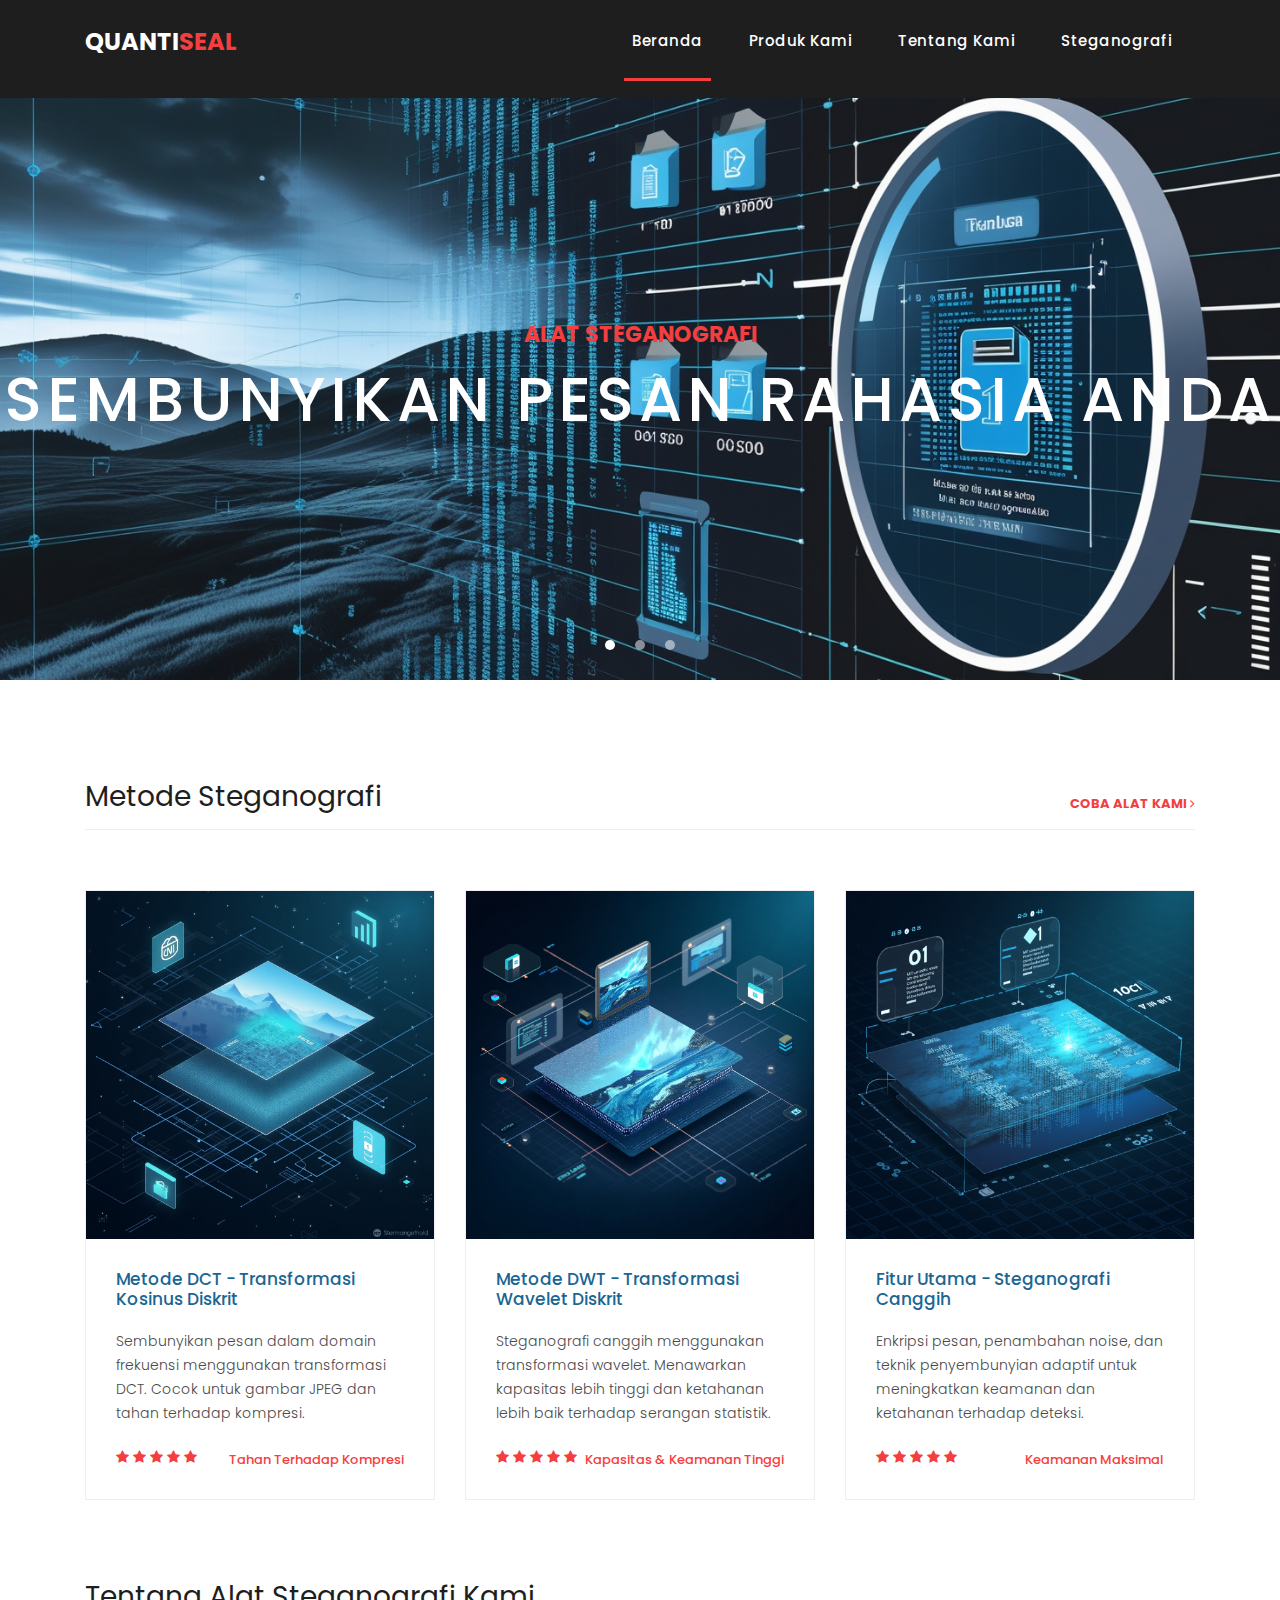
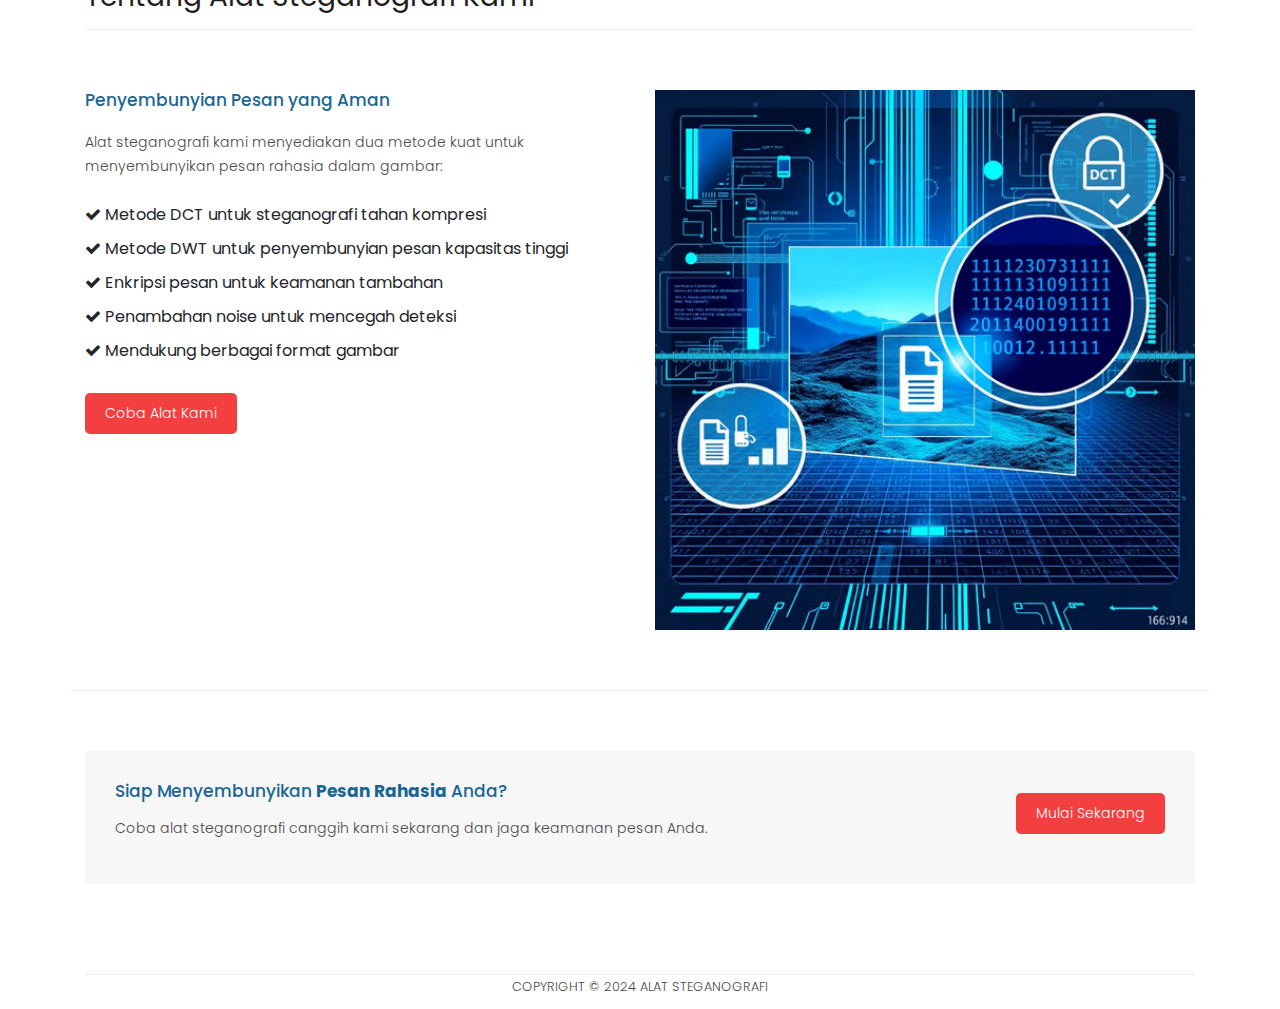
<file: index.html>
<!DOCTYPE html>
<html lang="id">

  <head>
    <meta charset="utf-8">
    <meta name="viewport" content="width=device-width, initial-scale=1, shrink-to-fit=no">
    <meta name="description" content="Alat Steganografi - Sembunyikan dan Ekstrak Pesan Rahasia">
    <meta name="author" content="">
    <link href="https://fonts.googleapis.com/css?family=Poppins:100,200,300,400,500,600,700,800,900&display=swap" rel="stylesheet">
    <link rel="stylesheet" href="https://cdnjs.cloudflare.com/ajax/libs/font-awesome/6.0.0/css/all.min.css">

    <title>QuantiSeal - Alat Steganografi</title>

    <!-- Bootstrap core CSS -->
    <link href="vendor/bootstrap/css/bootstrap.min.css" rel="stylesheet">

    <!-- Additional CSS Files -->
    <link rel="stylesheet" href="assets/css/fontawesome.css">
    <link rel="stylesheet" href="assets/css/templatemo-sixteen.css">
    <link rel="stylesheet" href="assets/css/owl.css">
    <link rel="stylesheet" href="assets/css/steganography.css">
  </head>

  <body>
    <!-- ***** Preloader Start ***** -->
    <div id="preloader">
        <div class="jumper">
            <div></div>
            <div></div>
            <div></div>
        </div>
    </div>  
    <!-- ***** Preloader End ***** -->

    <!-- Header -->
    <header class="">
      <nav class="navbar navbar-expand-lg">
        <div class="container">
          <a class="navbar-brand" href="index.html"><h2>Quanti<em>Seal</em></h2></a>
          <button class="navbar-toggler" type="button" data-toggle="collapse" data-target="#navbarResponsive" aria-controls="navbarResponsive" aria-expanded="false" aria-label="Toggle navigation">
            <span class="navbar-toggler-icon"></span>
          </button>
          <div class="collapse navbar-collapse" id="navbarResponsive">
            <ul class="navbar-nav ml-auto">
              <li class="nav-item active">
                <a class="nav-link" href="index.html">Beranda
                  <span class="sr-only">(current)</span>
                </a>
              </li> 
              <li class="nav-item">
                <a class="nav-link" href="products.html">Produk Kami</a>
              </li>
              <li class="nav-item">
                <a class="nav-link" href="about.html">Tentang Kami</a>
              </li>
              <li class="nav-item">
                <a class="nav-link" href="steganography.html">Steganografi</a>
              </li>
            </ul>
          </div>
        </div>
      </nav>
    </header>

    <!-- Page Content -->
    <!-- Banner Starts Here -->
    <div class="banner header-text">
      <div class="owl-banner owl-carousel">
        <div class="banner-item-01">
          <div class="text-content">
            <h4>Alat Steganografi</h4>
            <h2>Sembunyikan Pesan Rahasia Anda</h2>
          </div>
        </div>
        <div class="banner-item-02">
          <div class="text-content">
            <h4>Metode DCT</h4>
            <h2>Transformasi Kosinus Diskrit</h2>
          </div>
        </div>
        <div class="banner-item-03">
          <div class="text-content">
            <h4>Metode DWT</h4>
            <h2>Transformasi Wavelet Diskrit</h2>
          </div>
        </div>
      </div>
    </div>
    <!-- Banner Ends Here -->

    <div class="latest-products">
      <div class="container">
        <div class="row">
          <div class="col-md-12">
            <div class="section-heading">
              <h2>Metode Steganografi</h2>
              <a href="steganography.html">coba alat kami <i class="fa fa-angle-right"></i></a>
            </div>
          </div>
          <div class="col-md-4">
            <div class="product-item">
              <a href="#"><img src="assets/images/dct-method.jpg" alt="Metode DCT"></a>
              <div class="down-content">
                <a href="#"><h4>Metode DCT - Transformasi Kosinus Diskrit</h4></a>
                <p>Sembunyikan pesan dalam domain frekuensi menggunakan transformasi DCT. Cocok untuk gambar JPEG dan tahan terhadap kompresi.</p>
                <ul class="stars">
                  <li><i class="fa fa-star"></i></li>
                  <li><i class="fa fa-star"></i></li>
                  <li><i class="fa fa-star"></i></li>
                  <li><i class="fa fa-star"></i></li>
                  <li><i class="fa fa-star"></i></li>
                </ul>
                <span>Tahan Terhadap Kompresi</span>
              </div>
            </div>
          </div>
          <div class="col-md-4">
            <div class="product-item">
              <a href="#"><img src="assets/images/dwt-method.jpg" alt="Metode DWT"></a>
              <div class="down-content">
                <a href="#"><h4>Metode DWT - Transformasi Wavelet Diskrit</h4></a>
                <p>Steganografi canggih menggunakan transformasi wavelet. Menawarkan kapasitas lebih tinggi dan ketahanan lebih baik terhadap serangan statistik.</p>
                <ul class="stars">
                  <li><i class="fa fa-star"></i></li>
                  <li><i class="fa fa-star"></i></li>
                  <li><i class="fa fa-star"></i></li>
                  <li><i class="fa fa-star"></i></li>
                  <li><i class="fa fa-star"></i></li>
                </ul>
                <span>Kapasitas & Keamanan Tinggi</span>
              </div>
            </div>
          </div>
          <div class="col-md-4">
            <div class="product-item">
              <a href="#"><img src="assets/images/features.jpg" alt="Fitur Utama"></a>
              <div class="down-content">
                <a href="#"><h4>Fitur Utama - Steganografi Canggih</h4></a>
                <p>Enkripsi pesan, penambahan noise, dan teknik penyembunyian adaptif untuk meningkatkan keamanan dan ketahanan terhadap deteksi.</p>
                <ul class="stars">
                  <li><i class="fa fa-star"></i></li>
                  <li><i class="fa fa-star"></i></li>
                  <li><i class="fa fa-star"></i></li>
                  <li><i class="fa fa-star"></i></li>
                  <li><i class="fa fa-star"></i></li>
                </ul>
                <span>Keamanan Maksimal</span>
              </div>
            </div>
          </div>
        </div>
      </div>
    </div>

    <div class="best-features">
      <div class="container">
        <div class="row">
          <div class="col-md-12">
            <div class="section-heading">
              <h2>Tentang Alat Steganografi Kami</h2>
            </div>
          </div>
          <div class="col-md-6">
            <div class="left-content">
              <h4>Penyembunyian Pesan yang Aman</h4>
              <p>Alat steganografi kami menyediakan dua metode kuat untuk menyembunyikan pesan rahasia dalam gambar:</p>
              <ul class="featured-list">
                <li><i class="fa fa-check"></i> Metode DCT untuk steganografi tahan kompresi</li>
                <li><i class="fa fa-check"></i> Metode DWT untuk penyembunyian pesan kapasitas tinggi</li>
                <li><i class="fa fa-check"></i> Enkripsi pesan untuk keamanan tambahan</li>
                <li><i class="fa fa-check"></i> Penambahan noise untuk mencegah deteksi</li>
                <li><i class="fa fa-check"></i> Mendukung berbagai format gambar</li>
              </ul>
              <a href="steganography.html" class="filled-button">Coba Alat Kami</a>
            </div>
          </div>
          <div class="col-md-6">
            <div class="right-image">
              <img src="assets/images/steganography-process.jpg" alt="Proses Steganografi">
            </div>
          </div>
        </div>
      </div>
    </div>

    <div class="call-to-action">
      <div class="container">
        <div class="row">
          <div class="col-md-12">
            <div class="inner-content">
              <div class="row">
                <div class="col-md-8">
                  <h4>Siap Menyembunyikan <em>Pesan Rahasia</em> Anda?</h4>
                  <p>Coba alat steganografi canggih kami sekarang dan jaga keamanan pesan Anda.</p>
                </div>
                <div class="col-md-4">
                  <a href="steganography.html" class="filled-button">Mulai Sekarang</a>
                </div>
              </div>
            </div>
          </div>
        </div>
      </div>
    </div>

    <footer>
      <div class="container">
        <div class="row">
          <div class="col-md-12">
            <div class="inner-content">
              <p>Copyright &copy; 2024 Alat Steganografi</p>
            </div>
          </div>
        </div>
      </div>
    </footer>

    <!-- Bootstrap core JavaScript -->
    <script src="vendor/jquery/jquery.min.js"></script>
    <script src="vendor/bootstrap/js/bootstrap.bundle.min.js"></script>

    <!-- Additional Scripts -->
    <script src="assets/js/custom.js"></script>
    <script src="assets/js/owl.js"></script>
    <script src="assets/js/slick.js"></script>
    <script src="assets/js/isotope.js"></script>
    <script src="assets/js/accordions.js"></script>
  </body>
</html>
</file>
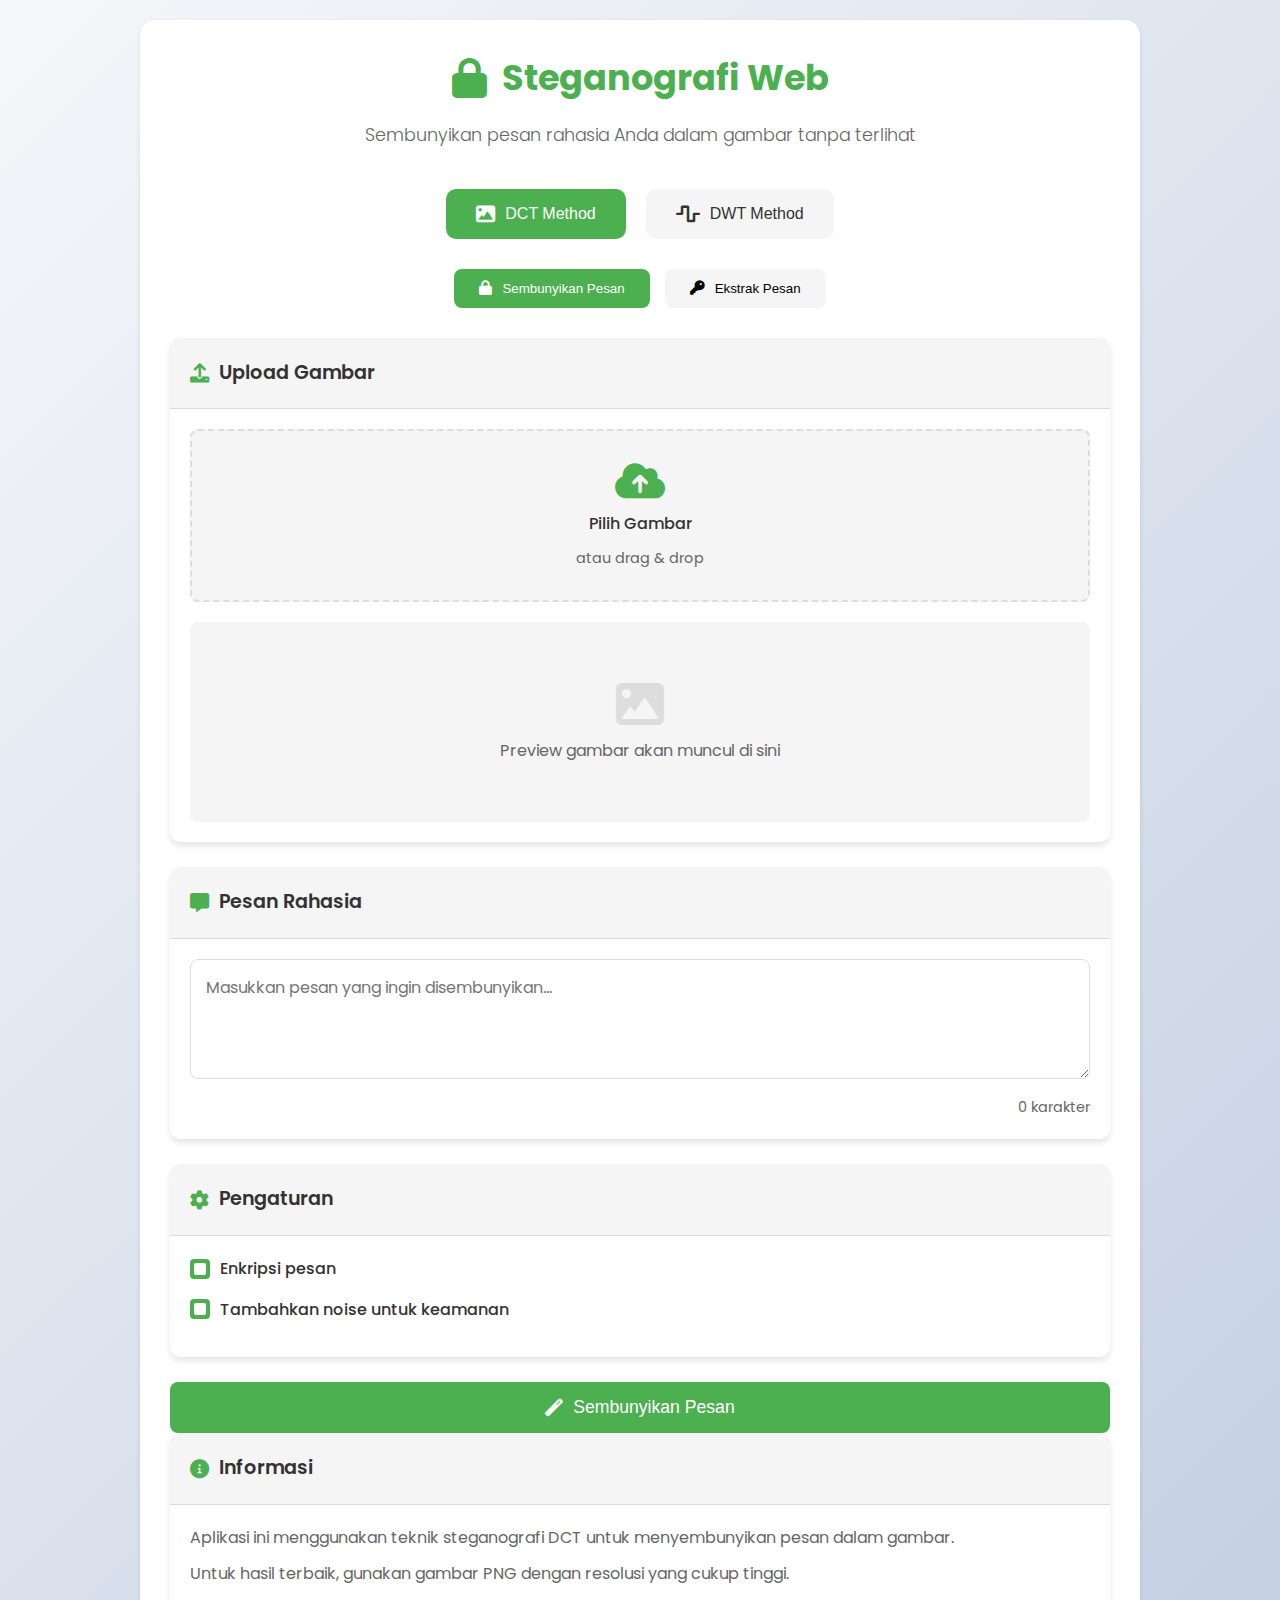
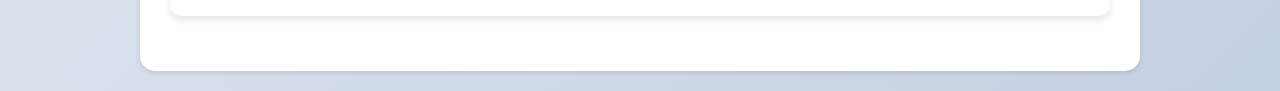
<file: stegano6 DCT dan DWT/index.html>
<!DOCTYPE html>
<html lang="en">
<head>
    <meta charset="UTF-8">
    <meta name="viewport" content="width=device-width, initial-scale=1.0">
    <title>Steganografi Web - DCT & DWT</title>
    <link rel="stylesheet" href="style.css">
    <link rel="stylesheet" href="https://cdnjs.cloudflare.com/ajax/libs/font-awesome/6.0.0/css/all.min.css">
    <link href="https://fonts.googleapis.com/css2?family=Poppins:wght@300;400;500;600;700&display=swap" rel="stylesheet">
</head>
<body>
    <div class="container">
        <header>
            <div class="logo">
                <i class="fas fa-lock"></i>
                <h1>Steganografi Web</h1>
            </div>
            <p class="subtitle">Sembunyikan pesan rahasia Anda dalam gambar tanpa terlihat</p>
        </header>

        <div class="method-selector">
            <button class="method-btn active" data-method="dct">
                <i class="fas fa-image"></i>
                <span>DCT Method</span>
            </button>
            <button class="method-btn" data-method="dwt">
                <i class="fas fa-wave-square"></i>
                <span>DWT Method</span>
            </button>
        </div>

        <div class="tabs">
            <button class="tab-btn active" data-tab="encode">
                <i class="fas fa-lock"></i>
                <span>Sembunyikan Pesan</span>
            </button>
            <button class="tab-btn" data-tab="decode">
                <i class="fas fa-key"></i>
                <span>Ekstrak Pesan</span>
            </button>
        </div>

        <div class="tab-content" id="encode-tab">
            <div class="card">
                <div class="card-header">
                    <i class="fas fa-upload"></i>
                    <h3>Upload Gambar</h3>
                </div>
                <div class="upload-section">
                    <div class="file-upload">
                        <label for="imageInput" class="file-label">
                            <i class="fas fa-cloud-upload-alt"></i>
                            <span>Pilih Gambar</span>
                            <small>atau drag & drop</small>
                        </label>
                        <input type="file" id="imageInput" accept="image/*">
                    </div>
                    <div id="imagePreview" class="image-preview">
                        <div class="placeholder">
                            <i class="fas fa-image"></i>
                            <p>Preview gambar akan muncul di sini</p>
                        </div>
                    </div>
                </div>
            </div>

            <div class="card">
                <div class="card-header">
                    <i class="fas fa-comment-alt"></i>
                    <h3>Pesan Rahasia</h3>
                </div>
                <div class="message-section">
                    <textarea id="messageInput" placeholder="Masukkan pesan yang ingin disembunyikan..."></textarea>
                    <div class="message-info">
                        <span id="charCount">0</span> karakter
                    </div>
                </div>
            </div>

            <div class="card dct-options">
                <div class="card-header">
                    <i class="fas fa-cog"></i>
                    <h3>Pengaturan</h3>
                </div>
                <div class="options-section">
                    <div class="option">
                        <label class="checkbox-container">
                            <input type="checkbox" id="encryptMessage" checked>
                            <span class="checkmark"></span>
                            <span class="label-text">Enkripsi pesan</span>
                        </label>
                    </div>
                    <div class="option">
                        <label class="checkbox-container">
                            <input type="checkbox" id="addNoise" checked>
                            <span class="checkmark"></span>
                            <span class="label-text">Tambahkan noise untuk keamanan</span>
                        </label>
                    </div>
                </div>
            </div>

            <button id="steganizeBtn" class="primary-btn">
                <i class="fas fa-magic"></i>
                <span>Sembunyikan Pesan</span>
            </button>
        </div>

        <div class="tab-content" id="decode-tab" style="display: none;">
            <div class="card">
                <div class="card-header">
                    <i class="fas fa-upload"></i>
                    <h3>Upload Gambar Steganografi</h3>
                </div>
                <div class="upload-section">
                    <div class="file-upload">
                        <label for="decodeImageInput" class="file-label">
                            <i class="fas fa-cloud-upload-alt"></i>
                            <span>Pilih Gambar</span>
                            <small>atau drag & drop</small>
                        </label>
                        <input type="file" id="decodeImageInput" accept="image/*">
                    </div>
                    <div id="decodeImagePreview" class="image-preview">
                        <div class="placeholder">
                            <i class="fas fa-image"></i>
                            <p>Preview gambar akan muncul di sini</p>
                        </div>
                    </div>
                </div>
            </div>

            <button id="extractBtn" class="primary-btn">
                <i class="fas fa-key"></i>
                <span>Ekstrak Pesan</span>
            </button>

            <div class="card">
                <div class="card-header">
                    <i class="fas fa-file-alt"></i>
                    <h3>Pesan yang Diekstrak</h3>
                </div>
                <div class="result-section">
                    <textarea id="extractedMessage" readonly placeholder="Pesan yang diekstrak akan muncul di sini..."></textarea>
                </div>
            </div>
        </div>

        <div class="result-container" style="display: none;">
            <div class="card">
                <div class="card-header">
                    <i class="fas fa-check-circle"></i>
                    <h3>Hasil Steganografi</h3>
                </div>
                <div class="canvas-container">
                    <canvas id="canvas"></canvas>
                </div>
                <div class="download-section">
                    <a id="downloadLink" class="download-btn" download="stego_image.png">
                        <i class="fas fa-download"></i>
                        <span>Unduh Gambar</span>
                    </a>
                </div>
            </div>
        </div>

        <div class="info-section">
            <div class="card">
                <div class="card-header">
                    <i class="fas fa-info-circle"></i>
                    <h3>Informasi</h3>
                </div>
                <div class="info-content">
                    <p class="dct-info">Aplikasi ini menggunakan teknik steganografi DCT untuk menyembunyikan pesan dalam gambar.</p>
                    <p class="dwt-info" style="display: none;">Aplikasi ini menggunakan teknik steganografi DWT untuk menyembunyikan pesan dalam gambar.</p>
                    <p>Untuk hasil terbaik, gunakan gambar PNG dengan resolusi yang cukup tinggi.</p>
                </div>
            </div>
        </div>
    </div>
    <script src="js/common.js"></script>
    <script src="js/dct.js"></script>
    <script src="js/dwt.js"></script>
    <script src="js/main.js"></script>
</body>
</html>
</file>
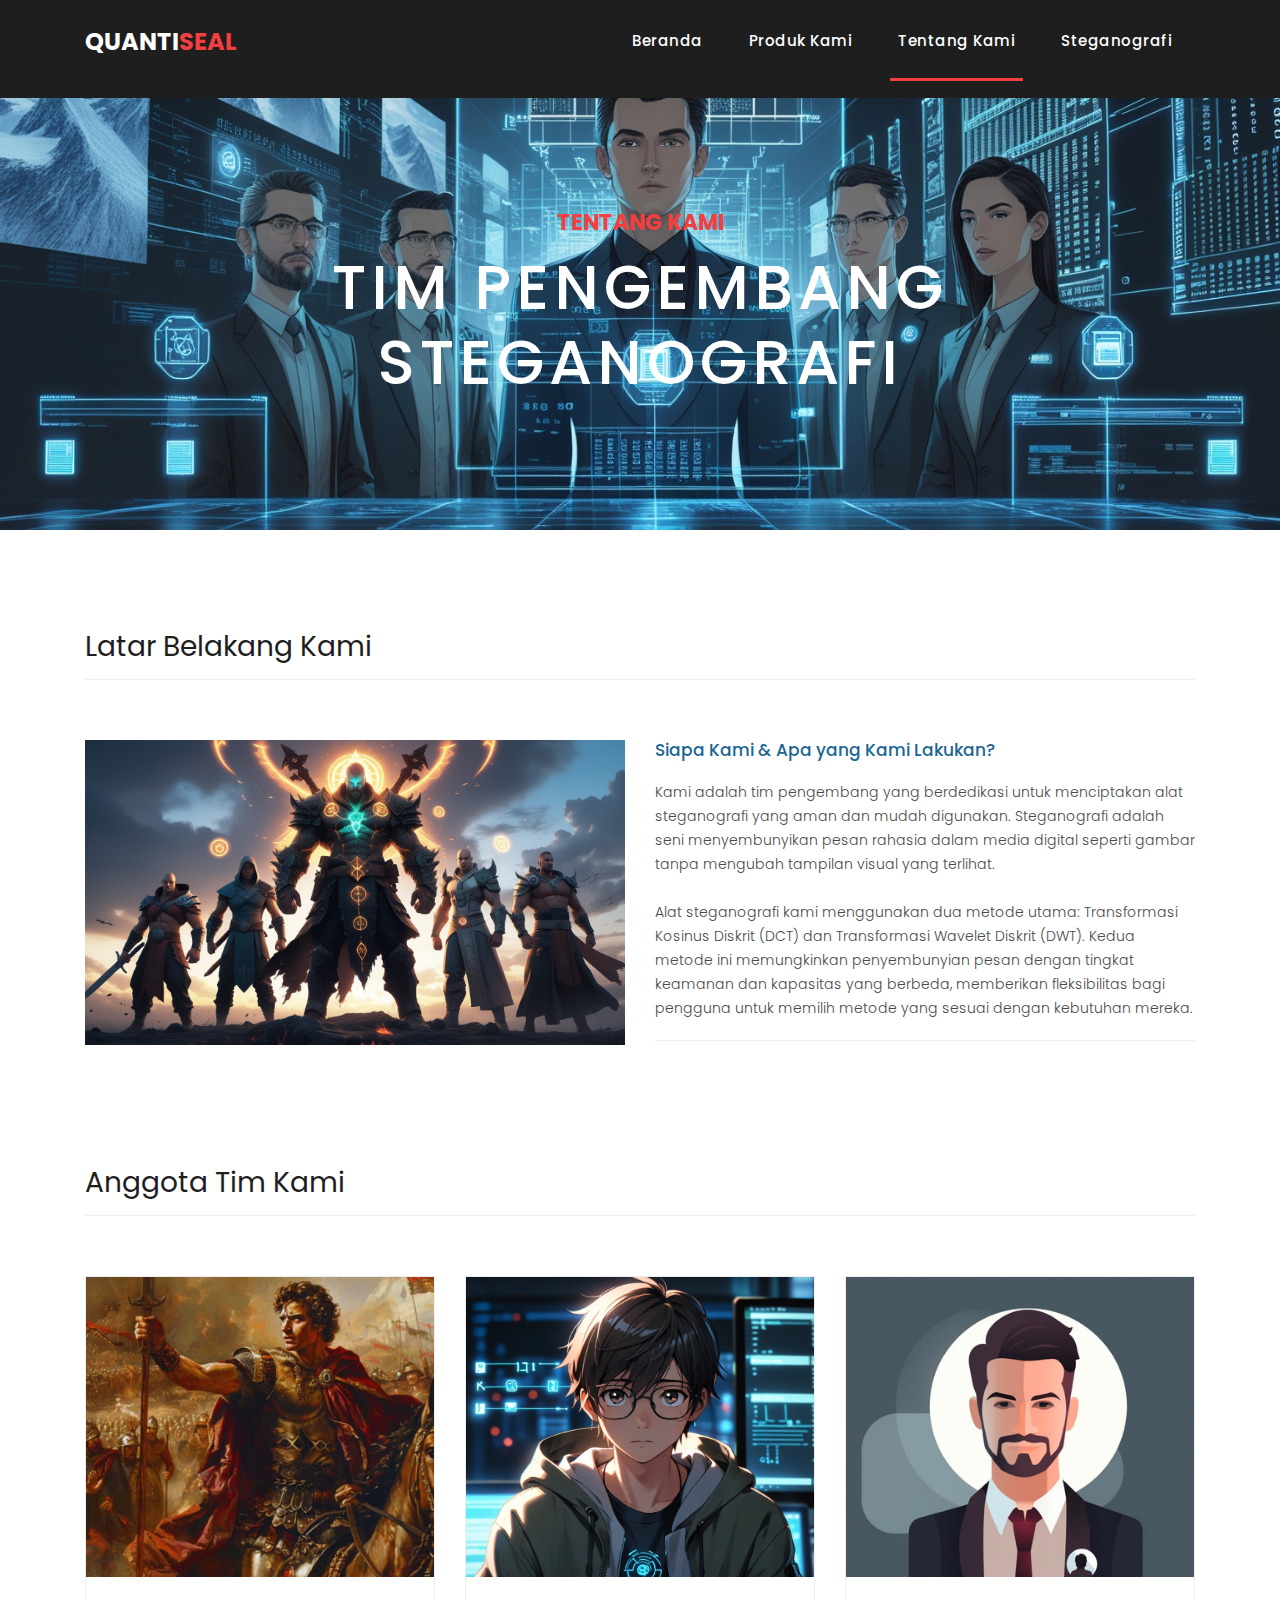
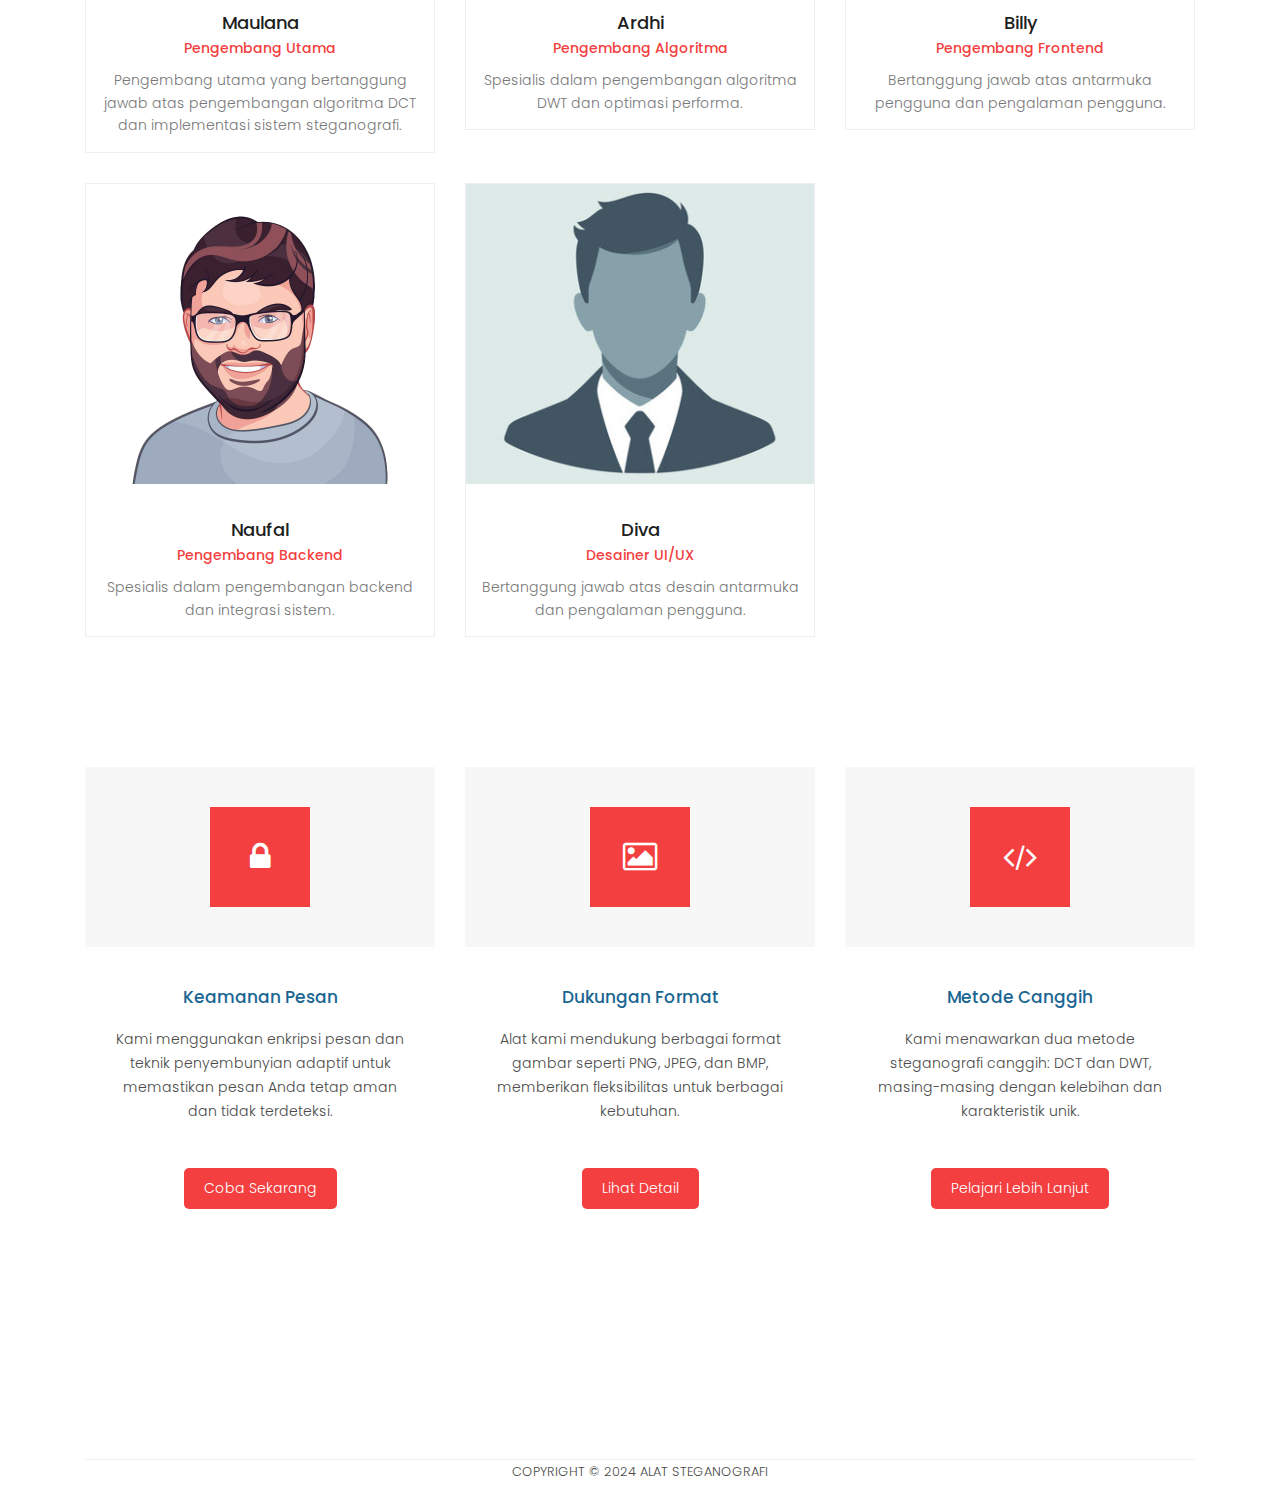
<file: about.html>
<!DOCTYPE html>
<html lang="id">

  <head>
    <meta charset="utf-8">
    <meta name="viewport" content="width=device-width, initial-scale=1, shrink-to-fit=no">
    <meta name="description" content="Alat Steganografi - Sembunyikan dan Ekstrak Pesan Rahasia">
    <meta name="author" content="">
    <link href="https://fonts.googleapis.com/css?family=Poppins:100,200,300,400,500,600,700,800,900&display=swap" rel="stylesheet">
    <link rel="stylesheet" href="https://cdnjs.cloudflare.com/ajax/libs/font-awesome/6.0.0/css/all.min.css">

    <title>QuantiSeal - Tentang Kami</title>

    <!-- Bootstrap core CSS -->
    <link href="vendor/bootstrap/css/bootstrap.min.css" rel="stylesheet">

    <!-- Additional CSS Files -->
    <link rel="stylesheet" href="assets/css/fontawesome.css">
    <link rel="stylesheet" href="assets/css/templatemo-sixteen.css">
    <link rel="stylesheet" href="assets/css/owl.css">
    <link rel="stylesheet" href="assets/css/steganography.css">
  </head>

  <body>
    <!-- ***** Preloader Start ***** -->
    <div id="preloader">
        <div class="jumper">
            <div></div>
            <div></div>
            <div></div>
        </div>
    </div>  
    <!-- ***** Preloader End ***** -->

    <!-- Header -->
    <header class="">
      <nav class="navbar navbar-expand-lg">
        <div class="container">
          <a class="navbar-brand" href="index.html"><h2>Quanti<em>Seal</em></h2></a>
          <button class="navbar-toggler" type="button" data-toggle="collapse" data-target="#navbarResponsive" aria-controls="navbarResponsive" aria-expanded="false" aria-label="Toggle navigation">
            <span class="navbar-toggler-icon"></span>
          </button>
          <div class="collapse navbar-collapse" id="navbarResponsive">
            <ul class="navbar-nav ml-auto">
              <li class="nav-item">
                <a class="nav-link" href="index.html">Beranda
                  <span class="sr-only">(current)</span>
                </a>
              </li> 
              <li class="nav-item">
                <a class="nav-link" href="products.html">Produk Kami</a>
              </li>
              <li class="nav-item active">
                <a class="nav-link" href="about.html">Tentang Kami</a>
              </li>
              <li class="nav-item">
                <a class="nav-link" href="steganography.html">Steganografi</a>
              </li>
            </ul>
          </div>
        </div>
      </nav>
    </header>

    <!-- Page Content -->
    <div class="page-heading about-heading header-text">
      <div class="container">
        <div class="row">
          <div class="col-md-12">
            <div class="text-content">
              <h4>Tentang Kami</h4>
              <h2>Tim Pengembang Steganografi</h2>
            </div>
          </div>
        </div>
      </div>
    </div>


    <div class="best-features about-features">
      <div class="container">
        <div class="row">
          <div class="col-md-12">
            <div class="section-heading">
              <h2>Latar Belakang Kami</h2>
            </div>
          </div>
          <div class="col-md-6">
            <div class="right-image">
              <img src="assets/images/steganography-team.jpg" alt="Tim Steganografi">
            </div>
          </div>
          <div class="col-md-6">
            <div class="left-content">
              <h4>Siapa Kami & Apa yang Kami Lakukan?</h4>
              <p>Kami adalah tim pengembang yang berdedikasi untuk menciptakan alat steganografi yang aman dan mudah digunakan. Steganografi adalah seni menyembunyikan pesan rahasia dalam media digital seperti gambar tanpa mengubah tampilan visual yang terlihat.<br><br>Alat steganografi kami menggunakan dua metode utama: Transformasi Kosinus Diskrit (DCT) dan Transformasi Wavelet Diskrit (DWT). Kedua metode ini memungkinkan penyembunyian pesan dengan tingkat keamanan dan kapasitas yang berbeda, memberikan fleksibilitas bagi pengguna untuk memilih metode yang sesuai dengan kebutuhan mereka.</p>
            </div>
          </div>
        </div>
      </div>
    </div>

    
    <div class="team-members">
      <div class="container">
        <div class="row">
          <div class="col-md-12">
            <div class="section-heading">
              <h2>Anggota Tim Kami</h2>
            </div>
          </div>
          <div class="col-md-4">
            <div class="team-member">
              <div class="thumb-container">
                <img src="assets/images/team_01.jpg" alt="Maulana">
                <div class="hover-effect">
                  <div class="hover-content">
                  </div>
                </div>
              </div>
              <div class="down-content">
                <h4>Maulana</h4>
                <span>Pengembang Utama</span>
                <p>Pengembang utama yang bertanggung jawab atas pengembangan algoritma DCT dan implementasi sistem steganografi.</p>
              </div>
            </div>
          </div>
          <div class="col-md-4">
            <div class="team-member">
              <div class="thumb-container">
                <img src="assets/images/team_02.jpg" alt="Ardhi">
                <div class="hover-effect">
                  <div class="hover-content">
                  </div>
                </div>
              </div>
              <div class="down-content">
                <h4>Ardhi</h4>
                <span>Pengembang Algoritma</span>
                <p>Spesialis dalam pengembangan algoritma DWT dan optimasi performa.</p>
              </div>
            </div>
          </div>
          <div class="col-md-4">
            <div class="team-member">
              <div class="thumb-container">
                <img src="assets/images/team_03.jpg" alt="Billy">
                <div class="hover-effect">
                  <div class="hover-content">
                  </div>
                </div>
              </div>
              <div class="down-content">
                <h4>Billy</h4>
                <span>Pengembang Frontend</span>
                <p>Bertanggung jawab atas antarmuka pengguna dan pengalaman pengguna.</p>
              </div>
            </div>
          </div>
          <div class="col-md-4">
            <div class="team-member">
              <div class="thumb-container">
                <img src="assets/images/team_04.jpg" alt="Naufal">
                <div class="hover-effect">
                  <div class="hover-content">
                  </div>
                </div>
              </div>
              <div class="down-content">
                <h4>Naufal</h4>
                <span>Pengembang Backend</span>
                <p>Spesialis dalam pengembangan backend dan integrasi sistem.</p>
              </div>
            </div>
          </div>
          <div class="col-md-4">
            <div class="team-member">
              <div class="thumb-container">
                <img src="assets/images/team_05.jpg" alt="Diva">
                <div class="hover-effect">
                  <div class="hover-content">
                  </div>
                </div>
              </div>
              <div class="down-content">
                <h4>Diva</h4>
                <span>Desainer UI/UX</span>
                <p>Bertanggung jawab atas desain antarmuka dan pengalaman pengguna.</p>
              </div>
            </div>
          </div>
        </div>
      </div>
    </div>


    <div class="services">
      <div class="container">
        <div class="row">
          <div class="col-md-4">
            <div class="service-item">
              <div class="icon">
                <i class="fa fa-lock"></i>
              </div>
              <div class="down-content">
                <h4>Keamanan Pesan</h4>
                <p>Kami menggunakan enkripsi pesan dan teknik penyembunyian adaptif untuk memastikan pesan Anda tetap aman dan tidak terdeteksi.</p>
                <a href="steganography.html" class="filled-button">Coba Sekarang</a>
              </div>
            </div>
          </div>
          <div class="col-md-4">
            <div class="service-item">
              <div class="icon">
                <i class="fa fa-image"></i>
              </div>
              <div class="down-content">
                <h4>Dukungan Format</h4>
                <p>Alat kami mendukung berbagai format gambar seperti PNG, JPEG, dan BMP, memberikan fleksibilitas untuk berbagai kebutuhan.</p>
                <a href="products.html" class="filled-button">Lihat Detail</a>
              </div>
            </div>
          </div>
          <div class="col-md-4">
            <div class="service-item">
              <div class="icon">
                <i class="fa fa-code"></i>
              </div>
              <div class="down-content">
                <h4>Metode Canggih</h4>
                <p>Kami menawarkan dua metode steganografi canggih: DCT dan DWT, masing-masing dengan kelebihan dan karakteristik unik.</p>
                <a href="steganography.html" class="filled-button">Pelajari Lebih Lanjut</a>
              </div>
            </div>
          </div>
        </div>
      </div>
    </div>


    <footer>
      <div class="container">
        <div class="row">
          <div class="col-md-12">
            <div class="inner-content">
              <p>Copyright &copy; 2024 Alat Steganografi</p>
            </div>
          </div>
        </div>
      </div>
    </footer>


    <!-- Bootstrap core JavaScript -->
    <script src="vendor/jquery/jquery.min.js"></script>
    <script src="vendor/bootstrap/js/bootstrap.bundle.min.js"></script>


    <!-- Additional Scripts -->
    <script src="assets/js/custom.js"></script>
    <script src="assets/js/owl.js"></script>
    <script src="assets/js/slick.js"></script>
    <script src="assets/js/isotope.js"></script>
    <script src="assets/js/accordions.js"></script>


    <script language = "text/Javascript"> 
      cleared[0] = cleared[1] = cleared[2] = 0; //set a cleared flag for each field
      function clearField(t){                   //declaring the array outside of the
      if(! cleared[t.id]){                      // function makes it static and global
          cleared[t.id] = 1;  // you could use true and false, but that's more typing
          t.value='';         // with more chance of typos
          t.style.color='#fff';
          }
      }
    </script>


  </body>

</html>
</file>
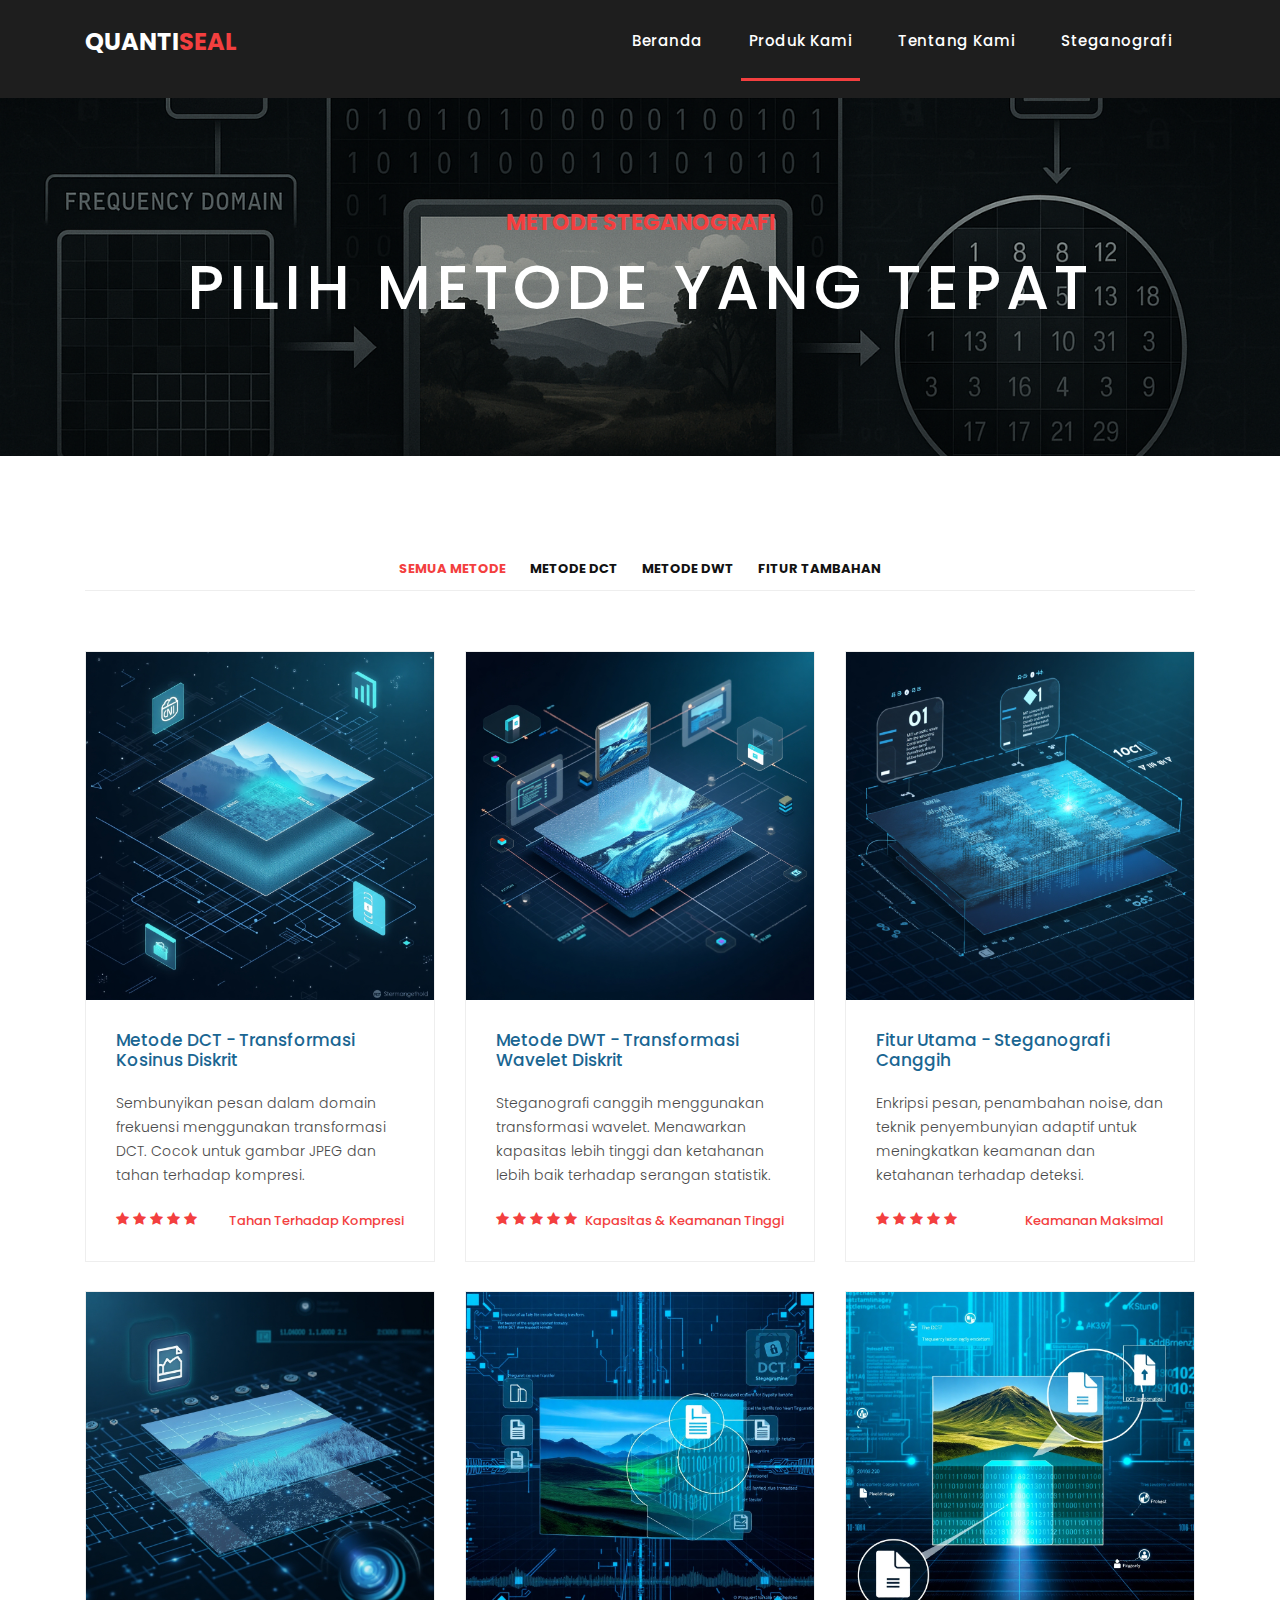
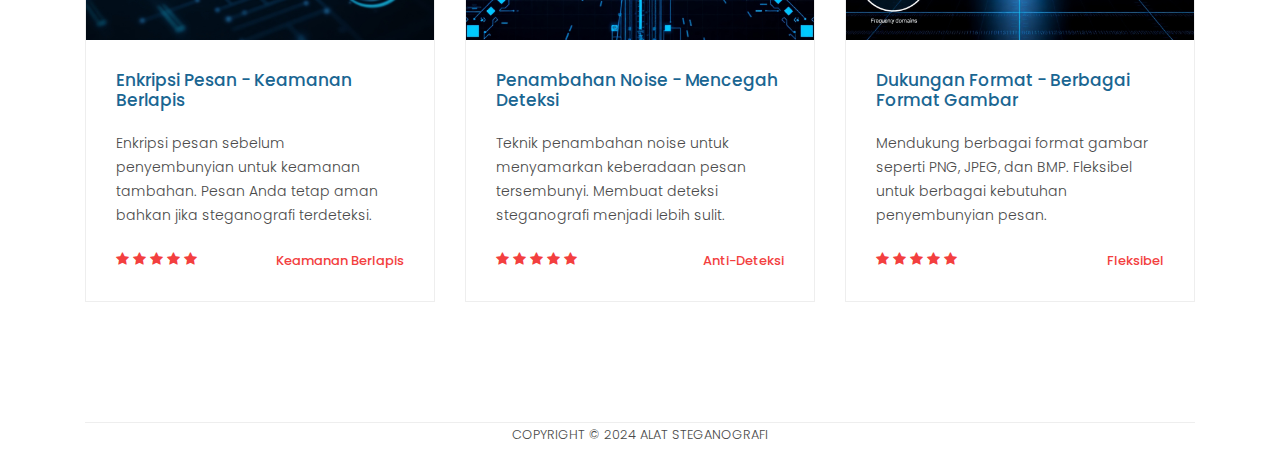
<file: products.html>
<!DOCTYPE html>
<html lang="id">

  <head>
    <meta charset="utf-8">
    <meta name="viewport" content="width=device-width, initial-scale=1, shrink-to-fit=no">
    <meta name="description" content="Alat Steganografi - Sembunyikan dan Ekstrak Pesan Rahasia">
    <meta name="author" content="">
    <link href="https://fonts.googleapis.com/css?family=Poppins:100,200,300,400,500,600,700,800,900&display=swap" rel="stylesheet">
    <link rel="stylesheet" href="https://cdnjs.cloudflare.com/ajax/libs/font-awesome/6.0.0/css/all.min.css">

    <title>QuantiSeal - Produk Kami</title>

    <!-- Bootstrap core CSS -->
    <link href="vendor/bootstrap/css/bootstrap.min.css" rel="stylesheet">

    <!-- Additional CSS Files -->
    <link rel="stylesheet" href="assets/css/fontawesome.css">
    <link rel="stylesheet" href="assets/css/templatemo-sixteen.css">
    <link rel="stylesheet" href="assets/css/owl.css">
    <link rel="stylesheet" href="assets/css/steganography.css">
  </head>

  <body>
    <!-- ***** Preloader Start ***** -->
    <div id="preloader">
        <div class="jumper">
            <div></div>
            <div></div>
            <div></div>
        </div>
    </div>  
    <!-- ***** Preloader End ***** -->

    <!-- Header -->
    <header class="">
      <nav class="navbar navbar-expand-lg">
        <div class="container">
          <a class="navbar-brand" href="index.html"><h2>Quanti<em>Seal</em></h2></a>
          <button class="navbar-toggler" type="button" data-toggle="collapse" data-target="#navbarResponsive" aria-controls="navbarResponsive" aria-expanded="false" aria-label="Toggle navigation">
            <span class="navbar-toggler-icon"></span>
          </button>
          <div class="collapse navbar-collapse" id="navbarResponsive">
            <ul class="navbar-nav ml-auto">
              <li class="nav-item">
                <a class="nav-link" href="index.html">Beranda
                  <span class="sr-only">(current)</span>
                </a>
              </li> 
              <li class="nav-item active">
                <a class="nav-link" href="products.html">Produk Kami</a>
              </li>
              <li class="nav-item">
                <a class="nav-link" href="about.html">Tentang Kami</a>
              </li>
              <li class="nav-item">
                <a class="nav-link" href="steganography.html">Steganografi</a>
              </li>
            </ul>
          </div>
        </div>
      </nav>
    </header>

    <!-- Page Content -->
    <div class="page-heading products-heading header-text">
      <div class="container">
        <div class="row">
          <div class="col-md-12">
            <div class="text-content">
              <h4>Metode Steganografi</h4>
              <h2>Pilih Metode yang Tepat</h2>
            </div>
          </div>
        </div>
      </div>
    </div>

    
    <div class="products">
      <div class="container">
        <div class="row">
          <div class="col-md-12">
            <div class="filters">
              <ul>
                  <li class="active" data-filter="*">Semua Metode</li>
                  <li data-filter=".des">Metode DCT</li>
                  <li data-filter=".dev">Metode DWT</li>
                  <li data-filter=".gra">Fitur Tambahan</li>
              </ul>
            </div>
          </div>
          <div class="col-md-12">
            <div class="filters-content">
                <div class="row grid">
                    <div class="col-lg-4 col-md-4 all des">
                      <div class="product-item">
                        <a href="#"><img src="assets/images/dct-method.jpg" alt="Metode DCT"></a>
                        <div class="down-content">
                          <a href="#"><h4>Metode DCT - Transformasi Kosinus Diskrit</h4></a>
                          <p>Sembunyikan pesan dalam domain frekuensi menggunakan transformasi DCT. Cocok untuk gambar JPEG dan tahan terhadap kompresi.</p>
                          <ul class="stars">
                            <li><i class="fa fa-star"></i></li>
                            <li><i class="fa fa-star"></i></li>
                            <li><i class="fa fa-star"></i></li>
                            <li><i class="fa fa-star"></i></li>
                            <li><i class="fa fa-star"></i></li>
                          </ul>
                          <span>Tahan Terhadap Kompresi</span>
                        </div>
                      </div>
                    </div>
                    <div class="col-lg-4 col-md-4 all dev">
                      <div class="product-item">
                        <a href="#"><img src="assets/images/dwt-method.jpg" alt="Metode DWT"></a>
                        <div class="down-content">
                          <a href="#"><h4>Metode DWT - Transformasi Wavelet Diskrit</h4></a>
                          <p>Steganografi canggih menggunakan transformasi wavelet. Menawarkan kapasitas lebih tinggi dan ketahanan lebih baik terhadap serangan statistik.</p>
                          <ul class="stars">
                            <li><i class="fa fa-star"></i></li>
                            <li><i class="fa fa-star"></i></li>
                            <li><i class="fa fa-star"></i></li>
                            <li><i class="fa fa-star"></i></li>
                            <li><i class="fa fa-star"></i></li>
                          </ul>
                          <span>Kapasitas & Keamanan Tinggi</span>
                        </div>
                      </div>
                    </div>
                    <div class="col-lg-4 col-md-4 all gra">
                      <div class="product-item">
                        <a href="#"><img src="assets/images/features.jpg" alt="Fitur Utama"></a>
                        <div class="down-content">
                          <a href="#"><h4>Fitur Utama - Steganografi Canggih</h4></a>
                          <p>Enkripsi pesan, penambahan noise, dan teknik penyembunyian adaptif untuk meningkatkan keamanan dan ketahanan terhadap deteksi.</p>
                          <ul class="stars">
                            <li><i class="fa fa-star"></i></li>
                            <li><i class="fa fa-star"></i></li>
                            <li><i class="fa fa-star"></i></li>
                            <li><i class="fa fa-star"></i></li>
                            <li><i class="fa fa-star"></i></li>
                          </ul>
                          <span>Keamanan Maksimal</span>
                        </div>
                      </div>
                    </div>
                    <div class="col-lg-4 col-md-4 all gra">
                      <div class="product-item">
                        <a href="#"><img src="assets/images/encryption.jpg" alt="Enkripsi Pesan"></a>
                        <div class="down-content">
                          <a href="#"><h4>Enkripsi Pesan - Keamanan Berlapis</h4></a>
                          <p>Enkripsi pesan sebelum penyembunyian untuk keamanan tambahan. Pesan Anda tetap aman bahkan jika steganografi terdeteksi.</p>
                          <ul class="stars">
                            <li><i class="fa fa-star"></i></li>
                            <li><i class="fa fa-star"></i></li>
                            <li><i class="fa fa-star"></i></li>
                            <li><i class="fa fa-star"></i></li>
                            <li><i class="fa fa-star"></i></li>
                          </ul>
                          <span>Keamanan Berlapis</span>
                        </div>
                      </div>
                    </div>
                    <div class="col-lg-4 col-md-4 all dev">
                      <div class="product-item">
                        <a href="#"><img src="assets/images/noise-addition.jpg" alt="Penambahan Noise"></a>
                        <div class="down-content">
                          <a href="#"><h4>Penambahan Noise - Mencegah Deteksi</h4></a>
                          <p>Teknik penambahan noise untuk menyamarkan keberadaan pesan tersembunyi. Membuat deteksi steganografi menjadi lebih sulit.</p>
                          <ul class="stars">
                            <li><i class="fa fa-star"></i></li>
                            <li><i class="fa fa-star"></i></li>
                            <li><i class="fa fa-star"></i></li>
                            <li><i class="fa fa-star"></i></li>
                            <li><i class="fa fa-star"></i></li>
                          </ul>
                          <span>Anti-Deteksi</span>
                        </div>
                      </div>
                    </div>
                    <div class="col-lg-4 col-md-4 all des">
                      <div class="product-item">
                        <a href="#"><img src="assets/images/format-support.jpg" alt="Dukungan Format"></a>
                        <div class="down-content">
                          <a href="#"><h4>Dukungan Format - Berbagai Format Gambar</h4></a>
                          <p>Mendukung berbagai format gambar seperti PNG, JPEG, dan BMP. Fleksibel untuk berbagai kebutuhan penyembunyian pesan.</p>
                          <ul class="stars">
                            <li><i class="fa fa-star"></i></li>
                            <li><i class="fa fa-star"></i></li>
                            <li><i class="fa fa-star"></i></li>
                            <li><i class="fa fa-star"></i></li>
                            <li><i class="fa fa-star"></i></li>
                          </ul>
                          <span>Fleksibel</span>
                        </div>
                      </div>
                    </div>
                </div>
            </div>
          </div>
        </div>
      </div>
    </div>

    
    <footer>
      <div class="container">
        <div class="row">
          <div class="col-md-12">
            <div class="inner-content">
              <p>Copyright &copy; 2024 Alat Steganografi</p>
            </div>
          </div>
        </div>
      </div>
    </footer>


    <!-- Bootstrap core JavaScript -->
    <script src="vendor/jquery/jquery.min.js"></script>
    <script src="vendor/bootstrap/js/bootstrap.bundle.min.js"></script>


    <!-- Additional Scripts -->
    <script src="assets/js/custom.js"></script>
    <script src="assets/js/owl.js"></script>
    <script src="assets/js/slick.js"></script>
    <script src="assets/js/isotope.js"></script>
    <script src="assets/js/accordions.js"></script>


    <script language = "text/Javascript"> 
      cleared[0] = cleared[1] = cleared[2] = 0; //set a cleared flag for each field
      function clearField(t){                   //declaring the array outside of the
      if(! cleared[t.id]){                      // function makes it static and global
          cleared[t.id] = 1;  // you could use true and false, but that's more typing
          t.value='';         // with more chance of typos
          t.style.color='#fff';
          }
      }
    </script>


  </body>

</html>
</file>
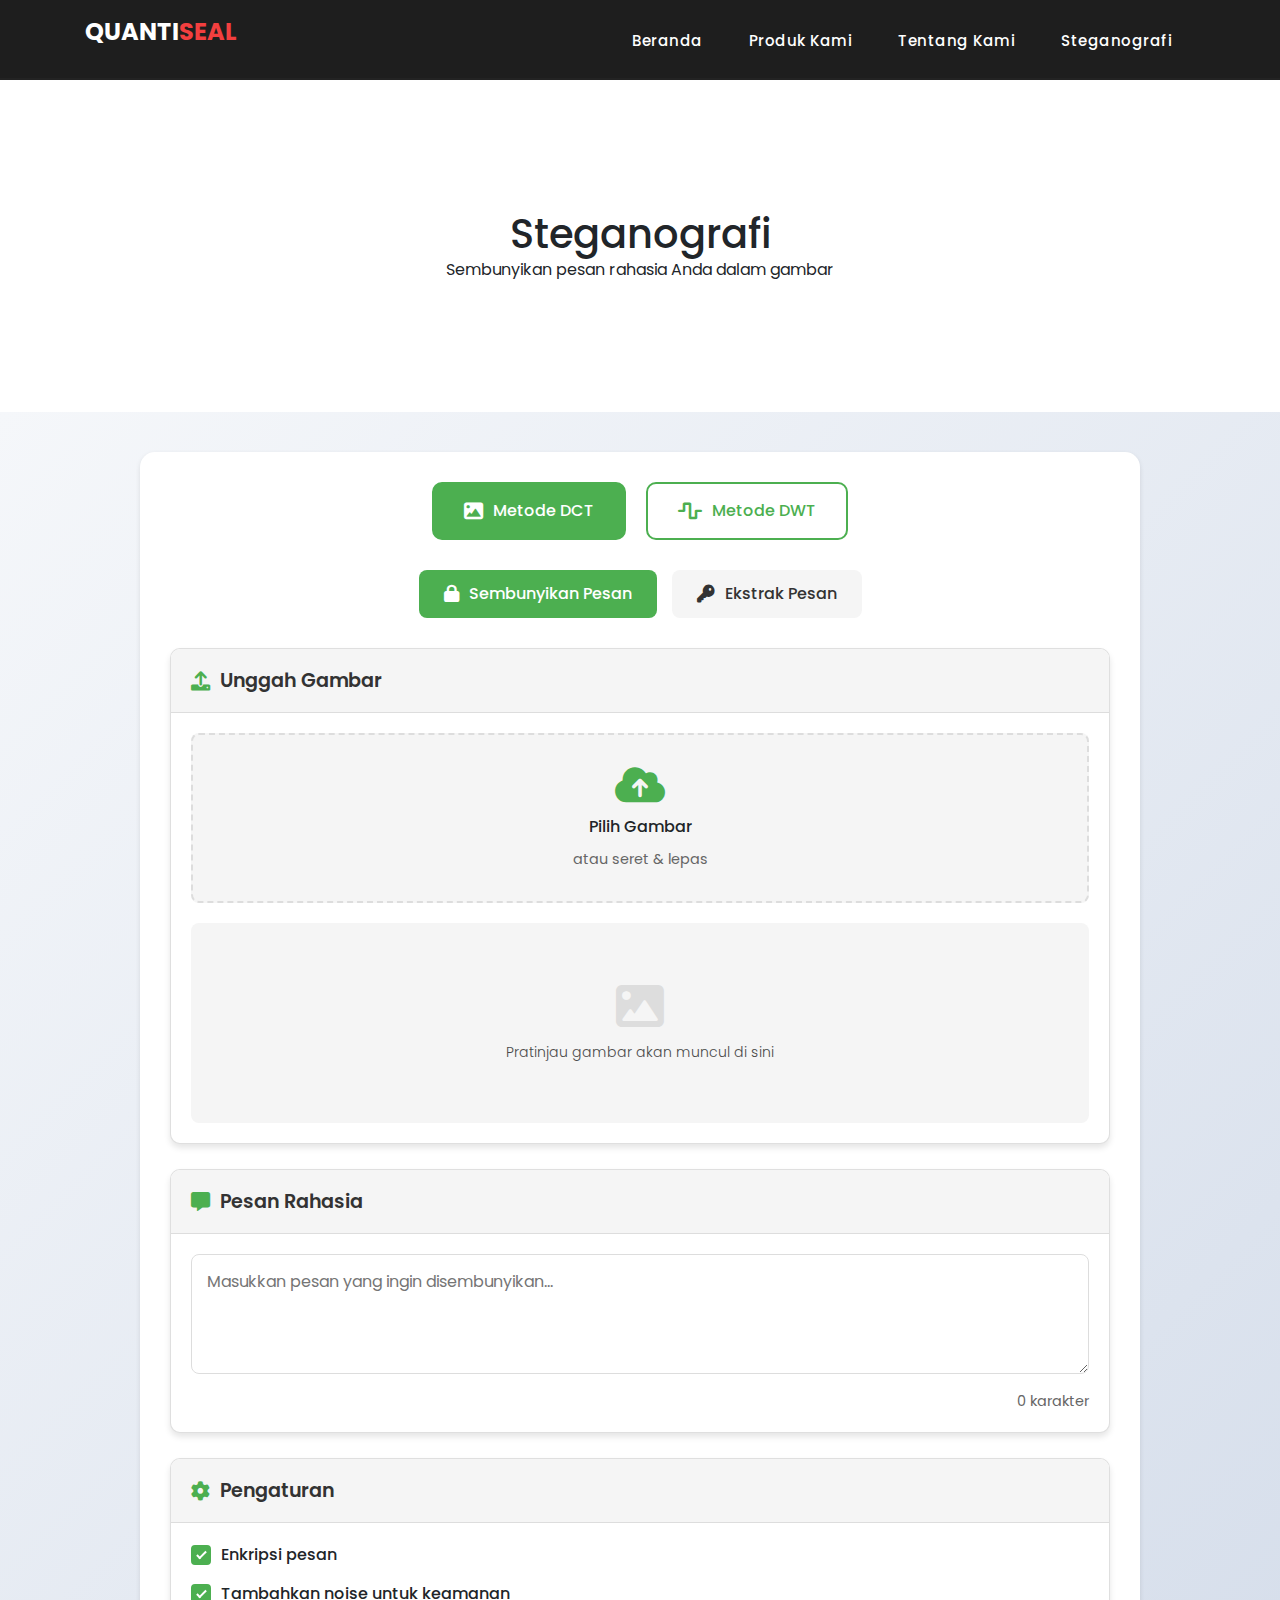
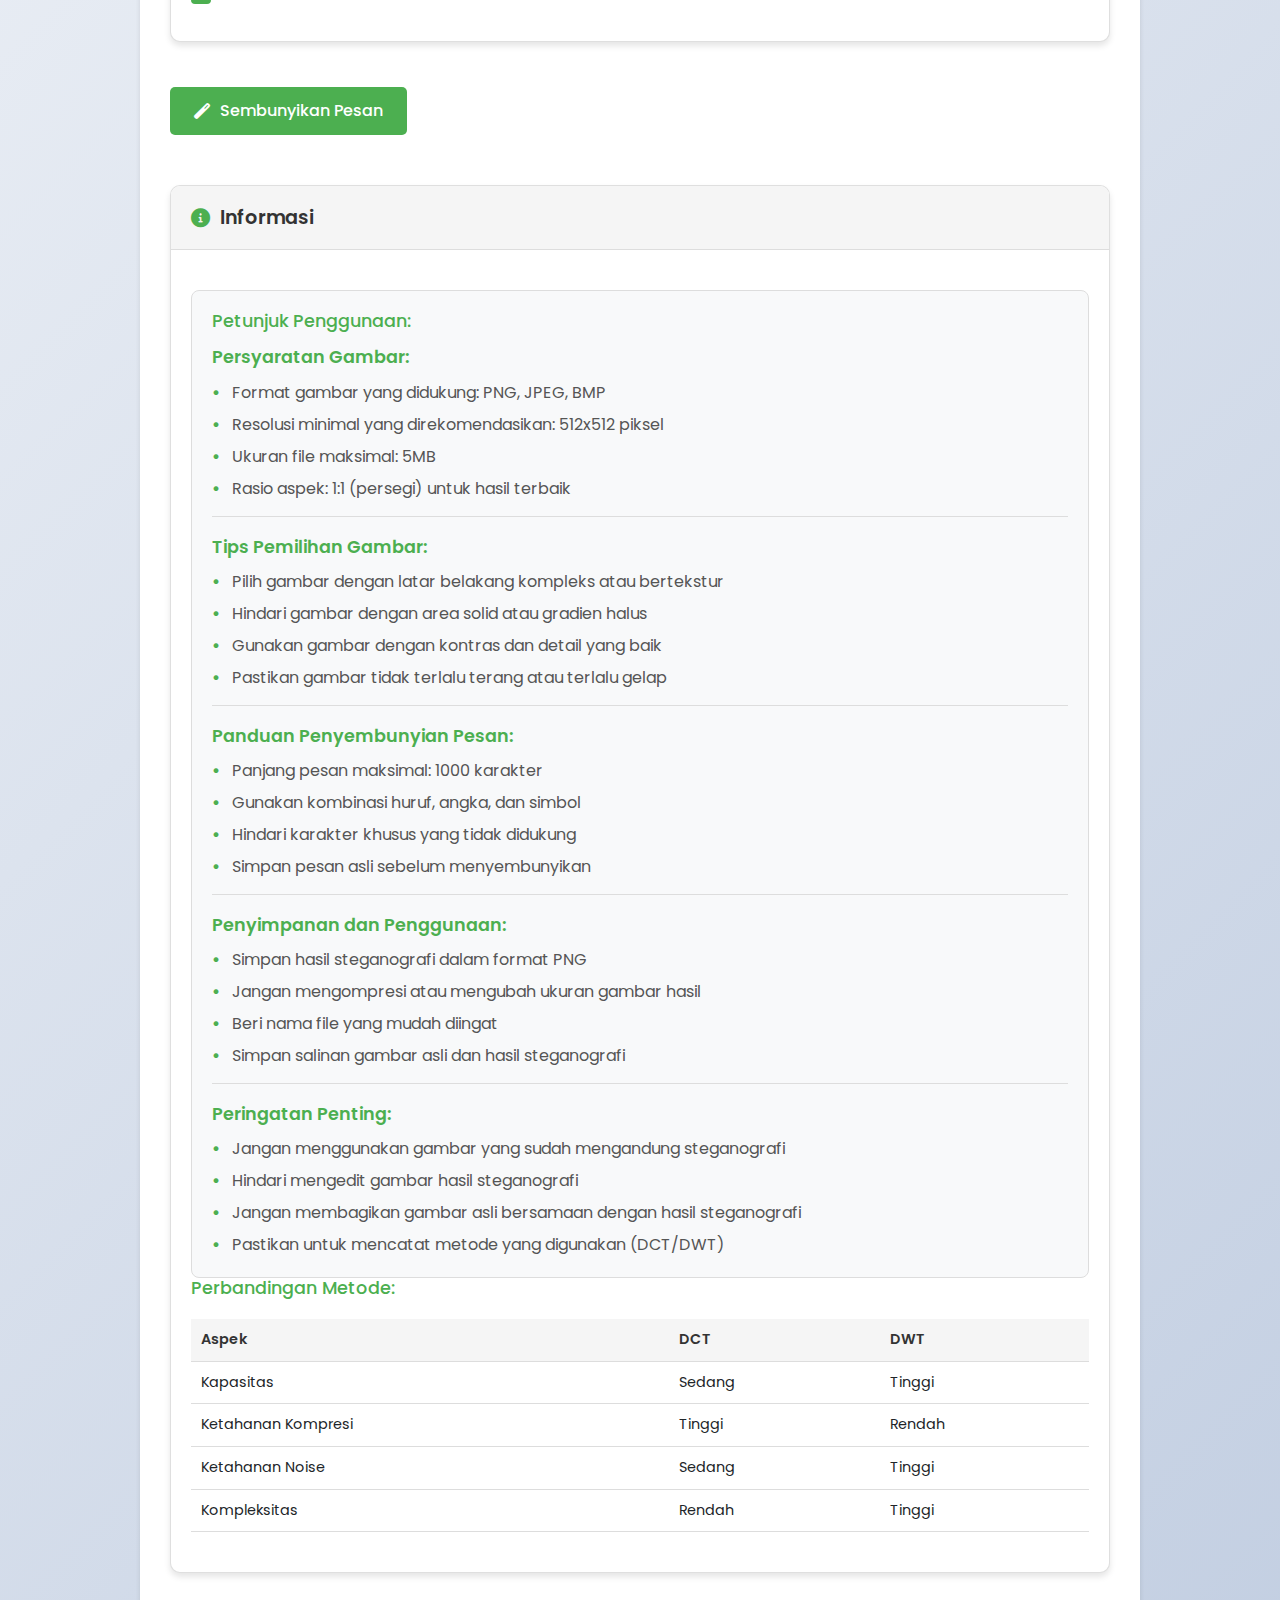
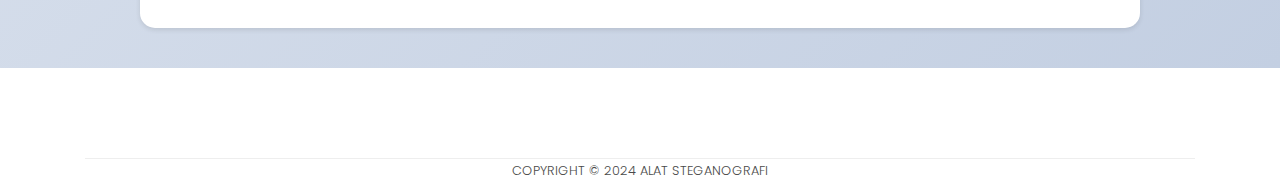
<file: steganography.html>
<!DOCTYPE html>
<html lang="id">

<head>
    <meta charset="utf-8">
    <meta name="viewport" content="width=device-width, initial-scale=1, shrink-to-fit=no">
    <meta name="description" content="">
    <meta name="author" content="">
    <link href="https://fonts.googleapis.com/css?family=Poppins:100,200,300,400,500,600,700,800,900&display=swap" rel="stylesheet">
    <link rel="stylesheet" href="https://cdnjs.cloudflare.com/ajax/libs/font-awesome/6.0.0/css/all.min.css">

    <title>QuantiSeal - Steganografi</title>

    <!-- Bootstrap core CSS -->
    <link href="vendor/bootstrap/css/bootstrap.min.css" rel="stylesheet">

    <!-- Additional CSS Files -->
    <link rel="stylesheet" href="assets/css/fontawesome.css">
    <link rel="stylesheet" href="assets/css/templatemo-sixteen.css">
    <link rel="stylesheet" href="assets/css/owl.css">
    <link rel="stylesheet" href="assets/css/steganography.css">
</head>

<body>
    <!-- ***** Preloader Start ***** -->
    <div id="preloader">
        <div class="jumper">
            <div></div>
            <div></div>
            <div></div>
        </div>
    </div>  
    <!-- ***** Preloader End ***** -->

    <!-- Header -->
    <header class="">
      <nav class="navbar navbar-expand-lg">
        <div class="container">
          <a class="navbar-brand" href="index.html"><h2>Quanti<em>Seal</em></h2></a>
          <button class="navbar-toggler" type="button" data-toggle="collapse" data-target="#navbarResponsive" aria-controls="navbarResponsive" aria-expanded="false" aria-label="Toggle navigation">
            <span class="navbar-toggler-icon"></span>
          </button>
          <div class="collapse navbar-collapse" id="navbarResponsive">
            <ul class="navbar-nav ml-auto">
              <li class="nav-item">
                <a class="nav-link" href="index.html">Beranda
                  <span class="sr-only">(current)</span>
                </a>
              </li> 
              <li class="nav-item">
                <a class="nav-link" href="products.html">Produk Kami</a>
              </li>
              <li class="nav-item">
                <a class="nav-link" href="about.html">Tentang Kami</a>
              </li>
              <li class="nav-item">
                <a class="nav-link" href="steganography.html">Steganografi</a>
              </li>
            </ul>
          </div>
        </div>
      </nav>
    </header>

    <!-- Page Content -->
    <div class="page-heading header-text">
      <div class="container">
        <div class="row">
          <div class="col-md-12">
            <h1>Steganografi</h1>
            <span>Sembunyikan pesan rahasia Anda dalam gambar</span>
          </div>
        </div>
      </div>
    </div>

    <div class="steganography-container">
        <div class="container">
            <div class="method-selector">
                <button class="method-btn active" data-method="dct">
                    <i class="fas fa-image"></i>
                    <span>Metode DCT</span>
                </button>
                <button class="method-btn" data-method="dwt">
                    <i class="fas fa-wave-square"></i>
                    <span>Metode DWT</span>
                </button>
            </div>

            <div class="tabs">
                <button class="tab-btn active" data-tab="encode">
                    <i class="fas fa-lock"></i>
                    <span>Sembunyikan Pesan</span>
                </button>
                <button class="tab-btn" data-tab="decode">
                    <i class="fas fa-key"></i>
                    <span>Ekstrak Pesan</span>
                </button>
            </div>

            <div class="tab-content" id="encode-tab">
                <div class="card">
                    <div class="card-header">
                        <i class="fas fa-upload"></i>
                        <h3>Unggah Gambar</h3>
                    </div>
                    <div class="upload-section">
                        <div class="file-upload">
                            <label for="imageInput" class="file-label">
                                <i class="fas fa-cloud-upload-alt"></i>
                                <span>Pilih Gambar</span>
                                <small>atau seret & lepas</small>
                            </label>
                            <input type="file" id="imageInput" accept="image/*">
                        </div>
                        <div id="imagePreview" class="image-preview">
                            <div class="placeholder">
                                <i class="fas fa-image"></i>
                                <p>Pratinjau gambar akan muncul di sini</p>
                            </div>
                        </div>
                    </div>
                </div>

                <div class="card">
                    <div class="card-header">
                        <i class="fas fa-comment-alt"></i>
                        <h3>Pesan Rahasia</h3>
                    </div>
                    <div class="message-section">
                        <textarea id="messageInput" placeholder="Masukkan pesan yang ingin disembunyikan..."></textarea>
                        <div class="message-info">
                            <span id="charCount">0</span> karakter
                        </div>
                    </div>
                </div>

                <div class="card dct-options">
                    <div class="card-header">
                        <i class="fas fa-cog"></i>
                        <h3>Pengaturan</h3>
                    </div>
                    <div class="options-section">
                        <div class="option">
                            <label class="checkbox-container">
                                <input type="checkbox" id="encryptMessage" checked>
                                <span class="checkmark"></span>
                                <span class="label-text">Enkripsi pesan</span>
                            </label>
                        </div>
                        <div class="option">
                            <label class="checkbox-container">
                                <input type="checkbox" id="addNoise" checked>
                                <span class="checkmark"></span>
                                <span class="label-text">Tambahkan noise untuk keamanan</span>
                            </label>
                        </div>
                    </div>
                </div>

                <button id="steganizeBtn" class="filled-button">
                    <i class="fas fa-magic"></i>
                    <span>Sembunyikan Pesan</span>
                </button>
            </div>

            <div class="tab-content" id="decode-tab" style="display: none;">
                <div class="card">
                    <div class="card-header">
                        <i class="fas fa-upload"></i>
                        <h3>Unggah Gambar Steganografi</h3>
                    </div>
                    <div class="upload-section">
                        <div class="file-upload">
                            <label for="decodeImageInput" class="file-label">
                                <i class="fas fa-cloud-upload-alt"></i>
                                <span>Pilih Gambar</span>
                                <small>atau seret & lepas</small>
                            </label>
                            <input type="file" id="decodeImageInput" accept="image/*">
                        </div>
                        <div id="decodeImagePreview" class="image-preview">
                            <div class="placeholder">
                                <i class="fas fa-image"></i>
                                <p>Pratinjau gambar akan muncul di sini</p>
                            </div>
                        </div>
                    </div>
                </div>

                <button id="extractBtn" class="filled-button">
                    <i class="fas fa-key"></i>
                    <span>Ekstrak Pesan</span>
                </button>

                <div class="card">
                    <div class="card-header">
                        <i class="fas fa-file-alt"></i>
                        <h3>Pesan yang Diekstrak</h3>
                    </div>
                    <div class="result-section">
                        <textarea id="extractedMessage" readonly placeholder="Pesan yang diekstrak akan muncul di sini..."></textarea>
                    </div>
                </div>
            </div>

            <div class="result-container" style="display: none;">
                <div class="card">
                    <div class="card-header">
                        <i class="fas fa-check-circle"></i>
                        <h3>Hasil Steganografi</h3>
                    </div>
                    <div class="canvas-container">
                        <canvas id="canvas"></canvas>
                    </div>
                    <div class="download-section">
                        <a id="downloadLink" class="filled-button" download="gambar_stego.png">
                            <i class="fas fa-download"></i>
                            <span>Unduh Gambar</span>
                        </a>
                    </div>
                </div>
            </div>

            <div class="info-section">
                <div class="card">
                    <div class="card-header">
                        <i class="fas fa-info-circle"></i>
                        <h3>Informasi</h3>
                    </div>
                    <div class="info-content">
                        <div class="usage-info">
                            <h4>Petunjuk Penggunaan:</h4>
                            <div class="usage-section">
                                <h5>Persyaratan Gambar:</h5>
                                <ul>
                                    <li>Format gambar yang didukung: PNG, JPEG, BMP</li>
                                    <li>Resolusi minimal yang direkomendasikan: 512x512 piksel</li>
                                    <li>Ukuran file maksimal: 5MB</li>
                                    <li>Rasio aspek: 1:1 (persegi) untuk hasil terbaik</li>
                                </ul>
                            </div>
                            <div class="usage-section">
                                <h5>Tips Pemilihan Gambar:</h5>
                                <ul>
                                    <li>Pilih gambar dengan latar belakang kompleks atau bertekstur</li>
                                    <li>Hindari gambar dengan area solid atau gradien halus</li>
                                    <li>Gunakan gambar dengan kontras dan detail yang baik</li>
                                    <li>Pastikan gambar tidak terlalu terang atau terlalu gelap</li>
                                </ul>
                            </div>
                            <div class="usage-section">
                                <h5>Panduan Penyembunyian Pesan:</h5>
                                <ul>
                                    <li>Panjang pesan maksimal: 1000 karakter</li>
                                    <li>Gunakan kombinasi huruf, angka, dan simbol</li>
                                    <li>Hindari karakter khusus yang tidak didukung</li>
                                    <li>Simpan pesan asli sebelum menyembunyikan</li>
                                </ul>
                            </div>
                            <div class="usage-section">
                                <h5>Penyimpanan dan Penggunaan:</h5>
                                <ul>
                                    <li>Simpan hasil steganografi dalam format PNG</li>
                                    <li>Jangan mengompresi atau mengubah ukuran gambar hasil</li>
                                    <li>Beri nama file yang mudah diingat</li>
                                    <li>Simpan salinan gambar asli dan hasil steganografi</li>
                                </ul>
                            </div>
                            <div class="usage-section">
                                <h5>Peringatan Penting:</h5>
                                <ul>
                                    <li>Jangan menggunakan gambar yang sudah mengandung steganografi</li>
                                    <li>Hindari mengedit gambar hasil steganografi</li>
                                    <li>Jangan membagikan gambar asli bersamaan dengan hasil steganografi</li>
                                    <li>Pastikan untuk mencatat metode yang digunakan (DCT/DWT)</li>
                                </ul>
                            </div>
                        </div>
                        <div class="comparison-info">
                            <h4>Perbandingan Metode:</h4>
                            <table class="comparison-table">
                                <tr>
                                    <th>Aspek</th>
                                    <th>DCT</th>
                                    <th>DWT</th>
                                </tr>
                                <tr>
                                    <td>Kapasitas</td>
                                    <td>Sedang</td>
                                    <td>Tinggi</td>
                                </tr>
                                <tr>
                                    <td>Ketahanan Kompresi</td>
                                    <td>Tinggi</td>
                                    <td>Rendah</td>
                                </tr>
                                <tr>
                                    <td>Ketahanan Noise</td>
                                    <td>Sedang</td>
                                    <td>Tinggi</td>
                                </tr>
                                <tr>
                                    <td>Kompleksitas</td>
                                    <td>Rendah</td>
                                    <td>Tinggi</td>
                                </tr>
                            </table>
                        </div>
                    </div>
                </div>
            </div>
        </div>
    </div>

    <footer>
      <div class="container">
        <div class="row">
          <div class="col-md-12">
            <div class="inner-content">
              <p>Copyright &copy; 2024 Alat Steganografi</p>
            </div>
          </div>
        </div>
      </div>
    </footer>

    <!-- Bootstrap core JavaScript -->
    <script src="vendor/jquery/jquery.min.js"></script>
    <script src="vendor/bootstrap/js/bootstrap.bundle.min.js"></script>

    <!-- Additional Scripts -->
    <script src="assets/js/custom.js"></script>
    <script src="assets/js/owl.js"></script>
    <script src="assets/js/slick.js"></script>
    <script src="assets/js/isotope.js"></script>
    <script src="assets/js/accordions.js"></script>

    <!-- Steganography Scripts -->
    <script src="assets/js/steganography/common.js"></script>
    <script src="assets/js/steganography/dct.js"></script>
    <script src="assets/js/steganography/dwt.js"></script>
    <script src="assets/js/steganography/main.js"></script>
</body>
</html>
</file>
<file: assets/css/templatemo-sixteen.css>
/*

TemplateMo 546 Sixteen Clothing

https://templatemo.com/tm-546-sixteen-clothing

*/
body {
  font-family: 'Poppins', sans-serif;
  overflow-x: hidden;
  text-rendering: optimizeLegibility;
  -webkit-font-smoothing: antialiased;
  -moz-osx-font-smoothing: grayscale;
}
p {
	margin-bottom: 0px;
	font-size: 14px;
	font-weight: 300;
	color: #4a4a4a;
	line-height: 24px;
}
a {
	text-decoration: none!important;
}
ul {
	padding: 0;
	margin: 0;
	list-style: none;
}

h1,h2,h3,h4,h5,h6 {
	margin: 0px;
}

ul.social-icons li {
	display: inline-block;
	margin-right: 3px;
}

ul.social-icons li:last-child {
	margin-right: 0px;
}

ul.social-icons li a {
	width: 50px;
	height: 50px;
	display: inline-block;
	line-height: 50px;
	background-color: #eee;
	color: #121212;
	font-size: 18px;
	text-align: center;
	transition: all .3s;
}

ul.social-icons li a:hover {
	background-color: #f33f3f;
	color: #fff;
}

a.filled-button {
	background-color: #f33f3f;
	color: #fff;
	font-size: 14px;
	text-transform: capitalize;
	font-weight: 300;
	padding: 10px 20px;
	border-radius: 5px;
	display: inline-block;
	transition: all 0.3s;
}

a.filled-button:hover {
	background-color: #121212;
	color: #fff;
}

.section-heading {
	text-align: left;
	margin-bottom: 60px;
	border-bottom: 1px solid #eee;
}

.section-heading h2 {
	font-size: 28px;
	font-weight: 400;
	color: #1e1e1e;
	margin-bottom: 15px;
}

.products-heading {
	background-image: url(../images/products-heading.jpg);
}

.about-heading {
	background-image: url(../images/about-heading.jpg);
}

.contact-heading {
	background-image: url(../images/contact-heading.jpg);
}

.page-heading {
	padding: 210px 0px 130px 0px;
	text-align: center;
	background-position: center center;
	background-repeat: no-repeat;
	background-size: cover;
}

.page-heading .text-content h4 {
	color: #f33f3f;
	font-size: 22px;
	text-transform: uppercase;
	font-weight: 700;
	margin-bottom: 15px;
}

.page-heading .text-content h2 {
	color: #fff;
	font-size: 62px;
	text-transform: uppercase;
	letter-spacing: 5px;
}

#preloader {
  overflow: hidden;
  background: #f33f3f;
  left: 0;
  right: 0;
  top: 0;
  bottom: 0;
  position: fixed;
  z-index: 9999999;
  color: #fff;
}

#preloader .jumper {
  left: 0;
  top: 0;
  right: 0;
  bottom: 0;
  display: block;
  position: absolute;
  margin: auto;
  width: 50px;
  height: 50px;
}

#preloader .jumper > div {
  background-color: #fff;
  width: 10px;
  height: 10px;
  border-radius: 100%;
  -webkit-animation-fill-mode: both;
  animation-fill-mode: both;
  position: absolute;
  opacity: 0;
  width: 50px;
  height: 50px;
  -webkit-animation: jumper 1s 0s linear infinite;
  animation: jumper 1s 0s linear infinite;
}

#preloader .jumper > div:nth-child(2) {
  -webkit-animation-delay: 0.33333s;
  animation-delay: 0.33333s;
}

#preloader .jumper > div:nth-child(3) {
  -webkit-animation-delay: 0.66666s;
  animation-delay: 0.66666s;
}

@-webkit-keyframes jumper {
  0% {
    opacity: 0;
    -webkit-transform: scale(0);
    transform: scale(0);
  }
  5% {
    opacity: 1;
  }
  100% {
    -webkit-transform: scale(1);
    transform: scale(1);
    opacity: 0;
  }
}

@keyframes jumper {
  0% {
    opacity: 0;
    -webkit-transform: scale(0);
    transform: scale(0);
  }
  5% {
    opacity: 1;
  }
  100% {
    opacity: 0;
  }
}


/* Header Style */
header {
	position: absolute;
	z-index: 99999;
	width: 100%;
	height: 80px;
	background-color: #232323;
	-webkit-transition: all 0.3s ease-in-out 0s;
    -moz-transition: all 0.3s ease-in-out 0s;
    -o-transition: all 0.3s ease-in-out 0s;
    transition: all 0.3s ease-in-out 0s;
}
header .navbar {
	padding: 17px 0px;
}
.background-header .navbar {
	padding: 17px 0px;
}
.background-header {
	top: 0;
	position: fixed;
	background-color: #fff!important;
	box-shadow: 0px 1px 10px rgba(0,0,0,0.1);
}
.background-header .navbar-brand h2 {
	color: #121212!important;
}
.background-header .navbar-nav a.nav-link {
	color: #1e1e1e!important;
}
.background-header .navbar-nav .nav-link:hover,
.background-header .navbar-nav .active>.nav-link,
.background-header .navbar-nav .nav-link.active,
.background-header .navbar-nav .nav-link.show,
.background-header .navbar-nav .show>.nav-link {
	color: #f33f3f!important;
}
.navbar .navbar-brand {
	float: 	left;
	margin-top: -12px;
	outline: none;
}
.navbar .navbar-brand h2 {
	color: #fff;
	text-transform: uppercase;
	font-size: 24px;
	font-weight: 700;
	-webkit-transition: all .3s ease 0s;
    -moz-transition: all .3s ease 0s;
    -o-transition: all .3s ease 0s;
    transition: all .3s ease 0s;
}
.navbar .navbar-brand h2 em {
	font-style: normal;
	color: #f33f3f;
}
#navbarResponsive {
	z-index: 999;
}
.navbar-collapse {
	text-align: center;
}
.navbar .navbar-nav .nav-item {
	margin: 0px 15px;
}
.navbar .navbar-nav a.nav-link {
	text-transform: capitalize;
	font-size: 15px;
	font-weight: 500;
	letter-spacing: 0.5px;
	color: #fff;
	transition: all 0.5s;
	margin-top: 5px;
}
.navbar .navbar-nav .nav-link:hover,
.navbar .navbar-nav .active>.nav-link,
.navbar .navbar-nav .nav-link.active,
.navbar .navbar-nav .nav-link.show,
.navbar .navbar-nav .show>.nav-link {
	color: #fff;
	padding-bottom: 25px;
	border-bottom: 3px solid #f33f3f;
}
.navbar .navbar-toggler-icon {
	background-image: none;
}
.navbar .navbar-toggler {
	border-color: #fff;
	background-color: #fff;	
	height: 36px;
	outline: none;
	border-radius: 0px;
	position: absolute;
	right: 30px;
	top: 20px;
}
.navbar .navbar-toggler-icon:after {
	content: '\f0c9';
	color: #f33f3f;
	font-size: 18px;
	line-height: 26px;
	font-family: 'FontAwesome';
}



/* Banner Style */
.banner {
	position: relative;
	text-align: center;
	padding-top: 80px;
}

.banner-item-01 {
	padding: 300px 0px;
	background-image: url(../images/slide_01.jpg);
	background-size: cover;
	background-repeat: no-repeat;
	background-position: center center;
}

.banner-item-02 {
	padding: 300px 0px;
	background-image: url(../images/slide_02.jpg);
	background-size: cover;
	background-repeat: no-repeat;
	background-position: center center;
}

.banner-item-03 {
	padding: 300px 0px;
	background-image: url(../images/slide_03.jpg);
	background-size: cover;
	background-repeat: no-repeat;
	background-position: center center;
}

.banner .banner-item {
	max-height: 600px;
}

.banner .text-content {
	position: absolute;
	top: 50%;
	transform: translateY(-50%);
	text-align: center;
	width: 100%;
}

.banner .text-content h4 {
	color: #f33f3f;
	font-size: 22px;
	text-transform: uppercase;
	font-weight: 700;
	margin-bottom: 15px;
}

.banner .text-content h2 {
	color: #fff;
	font-size: 62px;
	text-transform: uppercase;
	letter-spacing: 5px;
}

.owl-banner .owl-dots .owl-dot {
  border-radius: 3px;
}
.owl-banner .owl-dots {
    display: -webkit-box;
    display: -webkit-flex;
    display: -ms-flexbox;
    display: flex;
    -ms-flex-pack: center;
    -webkit-justify-content: center;
    justify-content: center;
    position: absolute;
    left: 50%;
    transform: translateX(-50%);
    bottom: 30px;
}
.owl-banner .owl-dots .owl-dot {
    width: 10px;
    height: 10px;
    border-radius: 50%;
    margin: 0 10px;
    background-color: #fff;
    opacity: 0.5;
}
.owl-banner .owl-dots .owl-dot:focus {
    outline: none
}
.owl-banner .owl-dots .owl-dot.active {
    background-color: #fff;
    opacity: 1;
}



/* Latest Produtcs */

.latest-products {
	margin-top: 100px;
}

.latest-products .section-heading a {
	float: right;
	margin-top: -35px;
	text-transform: uppercase;
	font-size: 13px;
	font-weight: 700;
	color: #f33f3f;
}

.product-item {
	border: 1px solid #eee;
	margin-bottom: 30px;
}

.product-item .down-content {
	padding: 30px;
	position: relative;
}

.product-item img {
	width: 100%;
	overflow: hidden;
}

.product-item .down-content h4 {
	font-size: 17px;
	color: #1a6692;
	margin-bottom: 20px;
}

.product-item .down-content h6 {
	position: absolute;
	top: 30px;
	right: 30px;
	font-size: 18px;
	color: #121212;
}

.product-item .down-content p {
	margin-bottom: 20px;
}

.product-item .down-content ul li {
	display: inline-block;
}

.product-item .down-content ul li i {
	color: #f33f3f;
	font-size: 14px;
}

.product-item .down-content span {
	position: absolute;
	right: 30px;
	bottom: 30px;
	font-size: 13px;
	color: #f33f3f;
	font-weight: 500;
}




/* Best Features */

.about-features {
	margin-top: 100px!important;
}

.about-features p {
	border-bottom: 1px solid #eee;
	padding-bottom: 20px;
}

.about-features .container .row {
	padding-bottom: 0px!important;
	border-bottom: none!important;
}

.best-features {
	margin-top: 50px;
}

.best-features .container .row {
	border-bottom: 1px solid #eee;
	padding-bottom: 60px;
}

.best-features img {
	width: 100%;
	overflow: hidden;
}

.best-features h4 {
	font-size: 17px;
	color: #1a6692;
	margin-bottom: 20px;
}

.best-features ul.featured-list li {
	display: block;
	margin-bottom: 10px;
}

.best-features p {
	margin-bottom: 25px;
}

.best-features ul.featured-list li a {
	font-size: 14px;
	color: #4a4a4a;
	font-weight: 300;
	transition: all .3s;
	position: relative;
	padding-left: 13px;
}

.best-features ul.featured-list li a:before {
	content: '';
	width: 5px;
	height: 5px;
	display: inline-block;
	background-color: #4a4a4a;
	position: absolute;
	left: 0;
	transition: all .3s;
	top: 8px;
}

.best-features ul.featured-list li a:hover {
	color: #f33f3f;
}

.best-features ul.featured-list li a:hover::before {
	background-color: #f33f3f;
}

.best-features .filled-button {
	margin-top: 20px;
}





/* Call To Action */

.call-to-action .inner-content {
	margin-top: 60px;
	padding: 30px;
	background-color: #f7f7f7;
	border-radius: 5px;
}

.call-to-action .inner-content h4 {
	font-size: 17px;
	color: #1a6692;
	margin-bottom: 15px;
}

.call-to-action .inner-content em {
	font-style: normal;
	font-weight: 700;
}

.call-to-action .inner-content .col-md-4 {
	text-align: right;
}

.call-to-action .inner-content .filled-button {
	margin-top: 12px;
}




/* Footer */

footer {
	text-align: center;
}

footer .inner-content {
	border-top: 1px solid #eee;
	margin-top: 60px;
	padding: 60px 0px;
}

footer .inner-content p {
	text-transform: uppercase;
}

footer .inner-content p a {
	color: #f33f3f;
	margin-left: 3px;
}




/* Product Page */

.products {
	margin-top: 100px;
}

.products .filters {
	text-align: center;
	border-bottom: 1px solid #eee;
	padding-bottom: 10px;
	margin-bottom: 60px;
}

.products .filters li {
	text-transform: uppercase;
	font-size: 13px;
	font-weight: 700;
	color: #121212;
	display: inline-block;
	margin: 0px 10px;
	transition: all .3s;
	cursor: pointer;
}

.products .filters ul li.active,
.products .filters ul li:hover {
  color: #f33f3f;
}

.products ul.pages {
	margin-top: 30px;
	text-align: center;
}

.products ul.pages li {
	display: inline-block;
	margin: 0px 2px;
}

.products ul.pages li a {
	width: 44px;
	height: 44px;
	display: inline-block;
	line-height: 42px;
	border: 1px solid #eee;
	font-size: 15px;
	font-weight: 700;
	color: #121212;
	transition: all .3s;
}

.products ul.pages li a:hover,
.products ul.pages li.active a {
	background-color: #f33f3f;
	border-color: #f33f3f;
	color: #fff;
}



/* Team Members */

.team-members {
	margin-top: 100px;
}

.team-member {
	border: 1px solid #eee;
	margin-bottom: 30px;
}

.team-member img {
	width: 100%;
	overflow: hidden;
}

.team-member .down-content {
	padding: 30px;
	text-align: center;
}

.team-member .thumb-container {
	position: relative;
}

.team-member .thumb-container .hover-effect {
	position: absolute;
	background-color: rgba(243,63,63,0.9);
	top: 0;
	left: 0;
	width: 100%;
	height: 100%;
	opacity: 0;
	visibility: hidden;
	transition: all .5s;
}

.team-member .thumb-container .hover-effect .hover-content {
	position: absolute;
	display: inline-block;
	width: 100%;
	text-align: center;
	top: 50%;
	transform: translateY(-50%);
}

.team-member .thumb-container .hover-effect .hover-content ul.social-icons li a:hover {
	background-color: #fff;
	color: #f33f3f;
}

.team-member:hover .hover-effect {
	visibility: visible;
	opacity: 1;
}

.team-member .down-content h4 {
	font-size: 17px;
	color: #1a6692;
	margin-bottom: 8px;
}

.team-member .down-content span {
	display: block;
	font-size: 13px;
	color: #f33f3f;
	font-weight: 500;
	margin-bottom: 20px;
}




/* Services */

.services {
	background-image: url(../images/services-bg.jpg);
	background-position: center center;
	background-repeat: no-repeat;
	background-size: cover;
	background-attachment: fixed;
	padding: 100px 0px;
}

.services .service-item {
	text-align: center;
}

.services .service-item .icon {
	background-color: #f7f7f7;
	padding: 40px;
}

.services .service-item .icon i {
	width: 100px;
	height: 100px;
	display: inline-block;
	text-align: center;
	line-height: 100px;
	background-color: #f33f3f;
	color: #fff;
	font-size: 32px;
}

.services .service-item .down-content {
	background-color: #fff;
	padding: 40px 30px;
}

.services .service-item .down-content h4 {
	font-size: 17px;
	color: #1a6692;
	margin-bottom: 20px;
}

.services .service-item .down-content p {
	margin-bottom: 25px;
}




/* Clients */

.happy-clients {
	margin-top: 100px;
	margin-bottom: 40px;
}

.happy-clients .client-item img {
	max-width: 100%;
	overflow: hidden;
	transition: all .3s;
	cursor: pointer;
}

.happy-clients .client-item img:hover {
	opacity: 0.8;
}




/* Find Us */

.find-us {
	margin-top: 100px;
}

.find-us p {
	border-bottom: 1px solid #eee;
	padding-bottom: 30px;
	margin-bottom: 30px;
}

.find-us h4 {
	font-size: 17px;
	color: #1a6692;
	margin-bottom: 20px;
}

.find-us .left-content {
	margin-left: 30px;
}



/* Send Message */

.send-message {
	margin-top: 100px;
}

.contact-form input {
	font-size: 14px;
	width: 100%;
	height: 44px;
	display: inline-block;
	line-height: 42px;
	border: 1px solid #eee;
	border-radius: 0px;
	margin-bottom: 30px;
}

.contact-form input:focus {
	box-shadow: none;
	border: 1px solid #eee;
}

.contact-form textarea {
	font-size: 14px;
	width: 100%;
	min-width: 100%;
	min-height: 120px;
	height: 120px;
	max-height: 180px;
	border: 1px solid #eee;
	border-radius: 0px;
	margin-bottom: 30px;
}

.contact-form textarea:focus {
	box-shadow: none;
	border: 1px solid #eee;
}

.contact-form button.filled-button {
	background-color: #f33f3f;
	color: #fff;
	font-size: 14px;
	text-transform: capitalize;
	font-weight: 300;
	padding: 10px 20px;
	border-radius: 5px;
	display: inline-block;
	transition: all 0.3s;
	border: none;
	outline: none;
	cursor: pointer;
}

.contact-form button.filled-button:hover {
	background-color: #121212;
	color: #fff;
}

.accordion {
	margin-left: 30px;
}

.accordion a {
	cursor: pointer;
	font-size: 17px;
	color: #1a6692!important;
	margin-bottom: 20px;
	transition: all .3s;
}

.accordion a:hover {
	color: #f33f3f!important;
}

.accordion a.active {
  color: #f33f3f!important;
}

.accordion li .content {
  display: none;
  margin-top: 10px;
}

.accordion li:first-child {
	border-top: 1px solid #eee;
}

.accordion li {
	border-bottom: 1px solid #eee;
	padding: 15px 0px;
}

/* Responsive Style */
@media (max-width: 768px) {
	.banner .text-content {
		width: 90%;
		margin-left: 5%;
	}
	.banner .text-content h4 {
		font-size: 22px;
	}

	.banner .text-content h2 {
		font-size: 36px;
		letter-spacing: 0.5px;
	}
	.banner-item-01,
	.banner-item-02,
	.banner-item-03 {
		padding: 180px 0px;
	}
	.page-heading .text-content h4 {
		font-size: 22px;
	}

	.page-heading .text-content h2 {
		font-size: 36px;
		letter-spacing: 0.5px;
	}
	.latest-products .section-heading a {
		float: none;
		margin-top: 0px;
		display: block;
		margin-bottom: 20px;
	}
	.product-item .down-content h4 {
		margin-bottom: 20px!important;
	}
	.product-item .down-content h6 {
		position: absolute!important;
		top: 30px!important;
		right: 30px!important;
	}
	.product-item .down-content span {
		position: absolute!important;
		right: 30px!important;
		bottom: 30px!important;
	}
	.best-features .left-content {
		margin-bottom: 30px;
	}
	.call-to-action .inner-content {
		text-align: center;
	}
	.call-to-action .inner-content .filled-button {
		text-align: center;
		width: 100%;
		margin-top: 20px;
	}
	.about-features img {
		margin-bottom: 30px;
	}
	.service-item {
		margin-bottom: 30px;
	}
	.find-us #map {
		margin-bottom: 30px;
	}
	.find-us .left-content {
		margin-left: 0px;
	}
	.send-message .accordion {
		margin-top: 30px;
		margin-left: 0px;
	}
}

@media (max-width: 992px) {
	.navbar .navbar-brand {
		position: absolute;
		left: 30px;
		top: 32px;
	}
	.navbar .navbar-brand {
		width: auto;
	}
	.navbar:after {
		display: none;
	}
	#navbarResponsive {
	    z-index: 99999;
	    position: absolute;
	    top: 80px;
	    left: 0;
	    width: 100%;
	    text-align: center;
	    background-color: #fff;
	    box-shadow: 0px 10px 10px rgba(0,0,0,0.1);
	}
	.navbar .navbar-nav .nav-item {
		border-bottom: 1px solid #eee;
	}
	.navbar .navbar-nav .nav-item:last-child {
		border-bottom: none;
	}
	.navbar .navbar-nav a.nav-link {
		padding: 15px 0px;
		color: #1e1e1e!important;
	}
	.navbar .navbar-nav .nav-link:hover,
	.navbar .navbar-nav .active>.nav-link,
	.navbar .navbar-nav .nav-link.active,
	.navbar .navbar-nav .nav-link.show,
	.navbar .navbar-nav .show>.nav-link {
		color: #f33f3f!important;
		border-bottom: none!important;
		padding-bottom: 15px;
	}
	.product-item .down-content h4 {
		margin-bottom: 10px;
	}
	.product-item .down-content h6 {
		position: relative;
		top: 0;
		right: 0;
		margin-bottom: 20px;
	}
	.product-item .down-content span {
		position: relative;
		right: 0;
		bottom: 0;
	}
}
</file>
<file: assets/css/steganography.css>
:root {
    --primary-color: #4CAF50;
    --primary-dark: #45a049;
    --secondary-color: #2196F3;
    --text-color: #333;
    --light-gray: #f5f5f5;
    --border-color: #ddd;
    --shadow: 0 2px 5px rgba(0,0,0,0.1);
    --dwt-primary: #667eea;
    --dwt-secondary: #764ba2;
    --card-shadow: 0 4px 6px rgba(0,0,0,0.1);
    --transition: all 0.3s ease;
}

.steganography-container {
    padding: 40px 0;
    background: linear-gradient(135deg, #f5f7fa 0%, #c3cfe2 100%);
    min-height: calc(100vh - 200px);
}

.steganography-container .container {
    max-width: 1000px;
    margin: 0 auto;
    background: white;
    padding: 30px;
    border-radius: 15px;
    box-shadow: var(--shadow);
}

.method-selector {
    display: flex;
    justify-content: center;
    gap: 20px;
    margin-bottom: 30px;
}

.method-btn {
    display: flex;
    align-items: center;
    gap: 10px;
    padding: 15px 30px;
    border: 2px solid var(--primary-color);
    background: transparent;
    color: var(--primary-color);
    border-radius: 10px;
    cursor: pointer;
    font-size: 1em;
    font-weight: 500;
    transition: var(--transition);
}

.method-btn i {
    font-size: 1.2em;
}

.method-btn:hover {
    transform: translateY(-2px);
    box-shadow: var(--shadow);
    background: var(--primary-color);
    color: white;
}

.method-btn.active {
    background: var(--primary-color);
    color: white;
}

body.dwt-active .method-btn {
    border-color: var(--dwt-primary);
    color: var(--dwt-primary);
}

body.dwt-active .method-btn:hover,
body.dwt-active .method-btn.active {
    background: var(--dwt-primary);
    color: white;
}

.tabs {
    display: flex;
    justify-content: center;
    gap: 15px;
    margin-bottom: 30px;
}

.tab-btn {
    display: flex;
    align-items: center;
    gap: 10px;
    padding: 12px 25px;
    border: none;
    background: var(--light-gray);
    color: var(--text-color);
    cursor: pointer;
    border-radius: 8px;
    transition: var(--transition);
    font-weight: 500;
}

.tab-btn i {
    font-size: 1.1em;
}

.tab-btn:hover {
    transform: translateY(-2px);
    box-shadow: var(--shadow);
}

.tab-btn.active {
    background: var(--primary-color);
    color: white;
}

body.dwt-active .tab-btn.active {
    background: var(--dwt-primary);
}

.card {
    background: white;
    border-radius: 10px;
    box-shadow: var(--card-shadow);
    margin-bottom: 25px;
    overflow: hidden;
}

.card-header {
    display: flex;
    align-items: center;
    gap: 10px;
    padding: 20px;
    background: var(--light-gray);
    border-bottom: 1px solid var(--border-color);
}

.card-header i {
    font-size: 1.2em;
    color: var(--primary-color);
}

body.dwt-active .card-header i {
    color: var(--dwt-primary);
}

.card-header h3 {
    font-size: 1.2em;
    font-weight: 600;
    color: var(--text-color);
    margin: 0;
}

.upload-section {
    padding: 20px;
}

.file-upload {
    position: relative;
    margin-bottom: 20px;
}

.file-label {
    display: flex;
    flex-direction: column;
    align-items: center;
    gap: 10px;
    padding: 30px;
    background: var(--light-gray);
    border: 2px dashed var(--border-color);
    border-radius: 8px;
    text-align: center;
    cursor: pointer;
    transition: var(--transition);
}

.file-label:hover {
    background: #e9e9e9;
    border-color: var(--primary-color);
}

body.dwt-active .file-label:hover {
    border-color: var(--dwt-primary);
}

.file-label i {
    font-size: 2.5em;
    color: var(--primary-color);
}

body.dwt-active .file-label i {
    color: var(--dwt-primary);
}

.file-label span {
    font-weight: 500;
}

.file-label small {
    color: #666;
    font-size: 0.9em;
}

input[type="file"] {
    display: none;
}

.image-preview {
    width: 100%;
    min-height: 200px;
    background: var(--light-gray);
    border-radius: 8px;
    overflow: hidden;
    display: flex;
    align-items: center;
    justify-content: center;
}

.image-preview img {
    max-width: 100%;
    max-height: 300px;
    object-fit: contain;
}

.placeholder {
    text-align: center;
    color: #666;
}

.placeholder i {
    font-size: 3em;
    color: #ddd;
    margin-bottom: 10px;
}

.message-section {
    padding: 20px;
}

textarea {
    width: 100%;
    min-height: 120px;
    padding: 15px;
    border: 1px solid var(--border-color);
    border-radius: 8px;
    resize: vertical;
    font-family: inherit;
    font-size: 1em;
    transition: var(--transition);
}

textarea:focus {
    outline: none;
    border-color: var(--primary-color);
    box-shadow: 0 0 0 2px rgba(76, 175, 80, 0.1);
}

body.dwt-active textarea:focus {
    border-color: var(--dwt-primary);
    box-shadow: 0 0 0 2px rgba(102, 126, 234, 0.1);
}

.message-info {
    text-align: right;
    color: #666;
    font-size: 0.9em;
    margin-top: 10px;
}

.options-section {
    padding: 20px;
}

.option {
    margin-bottom: 15px;
}

.checkbox-container {
    display: flex;
    align-items: center;
    gap: 10px;
    cursor: pointer;
}

.checkbox-container input[type="checkbox"] {
    display: none;
}

.checkmark {
    width: 20px;
    height: 20px;
    border: 2px solid var(--border-color);
    border-radius: 4px;
    position: relative;
    transition: var(--transition);
}

.checkbox-container input[type="checkbox"]:checked + .checkmark {
    background: var(--primary-color);
    border-color: var(--primary-color);
}

body.dwt-active .checkbox-container input[type="checkbox"]:checked + .checkmark {
    background: var(--dwt-primary);
    border-color: var(--dwt-primary);
}

.checkmark:after {
    content: '';
    position: absolute;
    left: 6px;
    top: 2px;
    width: 5px;
    height: 10px;
    border: solid white;
    border-width: 0 2px 2px 0;
    transform: rotate(45deg);
    opacity: 0;
    transition: var(--transition);
}

.checkbox-container input[type="checkbox"]:checked + .checkmark:after {
    opacity: 1;
}

.label-text {
    font-weight: 500;
}

.filled-button {
    display: inline-flex;
    align-items: center;
    gap: 10px;
    padding: 12px 24px;
    background: var(--primary-color);
    color: white;
    border: none;
    border-radius: 5px;
    cursor: pointer;
    transition: var(--transition);
    text-decoration: none;
    margin: 20px 0;
    font-weight: 500;
}

.filled-button:hover {
    background: var(--primary-dark);
    transform: translateY(-2px);
    box-shadow: var(--shadow);
}

body.dwt-active .filled-button {
    background: var(--dwt-primary);
}

body.dwt-active .filled-button:hover {
    background: #5a67d8;
}

.result-container {
    margin-top: 30px;
}

.canvas-container {
    padding: 20px;
    text-align: center;
}

canvas {
    max-width: 100%;
    border: 1px solid var(--border-color);
    border-radius: 8px;
}

.download-section {
    padding: 20px;
    text-align: center;
}

.info-section {
    margin-top: 30px;
}

.info-content {
    padding: 20px;
}

.info-content h4 {
    color: var(--primary-color);
    margin-bottom: 15px;
    font-size: 1.1em;
}

.info-content ul {
    padding-left: 20px;
    margin-bottom: 15px;
}

.info-content li {
    margin-bottom: 8px;
    color: #666;
}

.info-content p {
    color: #666;
    margin-bottom: 15px;
    line-height: 1.6;
}

.usage-info, .security-info {
    margin-top: 20px;
    padding-top: 20px;
    border-top: 1px solid var(--border-color);
}

/* Comparison Table */
.comparison-table {
    width: 100%;
    border-collapse: collapse;
    margin: 20px 0;
    font-size: 0.9em;
}

.comparison-table th, 
.comparison-table td {
    padding: 10px;
    text-align: left;
    border-bottom: 1px solid var(--border-color);
}

.comparison-table th {
    background-color: #f5f5f5;
    font-weight: 600;
    color: var(--text-color);
}

.comparison-table tr:hover {
    background-color: #f9f9f9;
}

/* Footer Size Reduction */
footer {
    padding: 10px 0;
    margin-top: 20px;
}

footer .inner-content {
    padding: 0;
}

footer p {
    margin: 0;
    font-size: 0.8em;
    text-align: center;
}

/* Navbar Menu Color - Override */
.navbar .nav-link,
.navbar.scrolled .nav-link,
.navbar .navbar-brand h2,
.navbar.scrolled .navbar-brand h2,
.navbar .nav-item .nav-link,
.navbar.scrolled .nav-item .nav-link,
.navbar .nav-item.active .nav-link,
.navbar.scrolled .nav-item.active .nav-link,
.navbar .nav-item .nav-link.active,
.navbar.scrolled .nav-item .nav-link.active,
.navbar .nav-item .nav-link:not(.active),
.navbar.scrolled .nav-item .nav-link:not(.active),
.navbar .nav-item.active .nav-link:not(:hover),
.navbar.scrolled .nav-item.active .nav-link:not(:hover) {
    color: #ffffff !important;
}

.navbar .nav-link:hover,
.navbar .nav-item.active .nav-link:hover,
.navbar.scrolled .nav-link:hover,
.navbar.scrolled .nav-item.active .nav-link:hover,
.navbar .nav-item .nav-link:hover {
    color: #f33f3f !important;
}

.navbar .navbar-brand h2 em {
    color: #f33f3f !important;
}

/* Navbar Background */
.navbar,
.navbar.scrolled {
    background-color: #1E1E1E !important;
}

.navbar.scrolled {
    box-shadow: 0 2px 10px rgba(0,0,0,0.1);
}

/* Mobile Navbar */
@media (max-width: 991px) {
    .navbar,
    .navbar-collapse {
        background-color: #1E1E1E !important;
    }
    
    .navbar .nav-link,
    .navbar.scrolled .nav-link,
    .navbar .nav-item .nav-link,
    .navbar.scrolled .nav-item .nav-link,
    .navbar .nav-item.active .nav-link,
    .navbar.scrolled .nav-item.active .nav-link,
    .navbar .nav-item .nav-link.active,
    .navbar.scrolled .nav-item .nav-link.active,
    .navbar .nav-item .nav-link:not(.active),
    .navbar.scrolled .nav-item .nav-link:not(.active),
    .navbar .nav-item.active .nav-link:not(:hover),
    .navbar.scrolled .nav-item.active .nav-link:not(:hover) {
        color: #ffffff !important;
    }
    
    .navbar-toggler {
        border-color: rgba(255,255,255,0.5);
    }
    
    .navbar-toggler-icon {
        background-image: url("data:image/svg+xml,%3csvg viewBox='0 0 30 30' xmlns='http://www.w3.org/2000/svg'%3e%3cpath stroke='rgba(255, 255, 255, 0.5)' stroke-width='2' stroke-linecap='round' stroke-miterlimit='10' d='M4 7h22M4 15h22M4 23h22'/%3e%3c/svg%3e");
    }
}

@media (max-width: 768px) {
    .steganography-container .container {
        padding: 20px;
    }

    .method-selector,
    .tabs {
        flex-direction: column;
    }

    .method-btn,
    .tab-btn {
        width: 100%;
        justify-content: center;
    }

    .file-label {
        padding: 20px;
    }

    .image-preview {
        height: 150px;
    }
}

.usage-info {
    margin-top: 20px;
    padding: 20px;
    background: #f8f9fa;
    border-radius: 8px;
    border: 1px solid var(--border-color);
}

.usage-section {
    margin-bottom: 20px;
    padding-bottom: 15px;
    border-bottom: 1px solid var(--border-color);
}

.usage-section:last-child {
    margin-bottom: 0;
    padding-bottom: 0;
    border-bottom: none;
}

.usage-section h5 {
    color: var(--primary-color);
    font-size: 1.1em;
    margin-bottom: 12px;
    font-weight: 600;
}

.usage-section ul {
    list-style-type: none;
    padding-left: 0;
    margin: 0;
}

.usage-section li {
    position: relative;
    padding-left: 20px;
    margin-bottom: 8px;
    color: #555;
    line-height: 1.5;
}

.usage-section li:before {
    content: "•";
    color: var(--primary-color);
    position: absolute;
    left: 0;
    font-weight: bold;
}

.usage-section li:last-child {
    margin-bottom: 0;
}

@media (max-width: 768px) {
    .usage-info {
        padding: 15px;
    }
    
    .usage-section {
        margin-bottom: 15px;
        padding-bottom: 12px;
    }
    
    .usage-section h5 {
        font-size: 1em;
    }
    
    .usage-section li {
        font-size: 0.9em;
    }
}

/* Team Member Images */
.team-member .thumb-container {
    width: 100%;
    height: 300px;
    overflow: hidden;
    margin-bottom: 20px;
}

.team-member .thumb-container img {
    width: 100%;
    height: 100%;
    object-fit: cover;
    object-position: center;
    transition: transform 0.3s ease;
}

.team-member .thumb-container:hover img {
    transform: scale(1.05);
}

.team-member .down-content {
    text-align: center;
    padding: 15px;
}

.team-member .down-content h4 {
    font-size: 18px;
    margin-bottom: 5px;
    color: #1E1E1E;
}

.team-member .down-content span {
    display: block;
    font-size: 14px;
    color: #f33f3f;
    margin-bottom: 10px;
}

.team-member .down-content p {
    font-size: 14px;
    color: #777;
    line-height: 1.6;
}

/* Responsive Team Member Images */
@media (max-width: 991px) {
    .team-member .thumb-container {
        height: 250px;
    }
}

@media (max-width: 767px) {
    .team-member .thumb-container {
        height: 200px;
    }
}
</file>
<file: stegano6 DCT dan DWT/style.css>
:root {
    --primary-color: #4CAF50;
    --primary-dark: #45a049;
    --secondary-color: #2196F3;
    --text-color: #333;
    --light-gray: #f5f5f5;
    --border-color: #ddd;
    --shadow: 0 2px 5px rgba(0,0,0,0.1);
    --dwt-primary: #667eea;
    --dwt-secondary: #764ba2;
    --card-shadow: 0 4px 6px rgba(0,0,0,0.1);
    --transition: all 0.3s ease;
}

* {
    box-sizing: border-box;
    margin: 0;
    padding: 0;
}

body {
    font-family: 'Poppins', sans-serif;
    line-height: 1.6;
    color: var(--text-color);
    background: linear-gradient(135deg, #f5f7fa 0%, #c3cfe2 100%);
    min-height: 100vh;
    padding: 20px;
}

.container {
    max-width: 1000px;
    margin: 0 auto;
    background: white;
    padding: 30px;
    border-radius: 15px;
    box-shadow: var(--shadow);
}

header {
    text-align: center;
    margin-bottom: 40px;
}

.logo {
    display: flex;
    align-items: center;
    justify-content: center;
    gap: 15px;
    margin-bottom: 15px;
}

.logo i {
    font-size: 2.5em;
    color: var(--primary-color);
}

h1 {
    color: var(--primary-color);
    font-size: 2.2em;
    font-weight: 700;
}

.subtitle {
    color: #666;
    font-size: 1.1em;
    font-weight: 300;
}

.method-selector {
    display: flex;
    justify-content: center;
    margin-bottom: 30px;
    gap: 20px;
}

.method-btn {
    display: flex;
    align-items: center;
    gap: 10px;
    padding: 15px 30px;
    border: none;
    background: var(--light-gray);
    color: var(--text-color);
    border-radius: 10px;
    cursor: pointer;
    font-size: 1em;
    font-weight: 500;
    transition: var(--transition);
}

.method-btn i {
    font-size: 1.2em;
}

.method-btn:hover {
    transform: translateY(-2px);
    box-shadow: var(--shadow);
}

.method-btn.active {
    background: var(--primary-color);
    color: white;
}

body.dwt-active .method-btn.active {
    background: var(--dwt-primary);
}

.tabs {
    display: flex;
    justify-content: center;
    margin-bottom: 30px;
    gap: 15px;
}

.tab-btn {
    display: flex;
    align-items: center;
    gap: 10px;
    padding: 12px 25px;
    border: none;
    background: var(--light-gray);
    cursor: pointer;
    border-radius: 8px;
    transition: var(--transition);
    font-weight: 500;
}

.tab-btn i {
    font-size: 1.1em;
}

.tab-btn:hover {
    transform: translateY(-2px);
    box-shadow: var(--shadow);
}

.tab-btn.active {
    background: var(--primary-color);
    color: white;
}

body.dwt-active .tab-btn.active {
    background: var(--dwt-primary);
}

.card {
    background: white;
    border-radius: 10px;
    box-shadow: var(--card-shadow);
    margin-bottom: 25px;
    overflow: hidden;
}

.card-header {
    display: flex;
    align-items: center;
    gap: 10px;
    padding: 20px;
    background: var(--light-gray);
    border-bottom: 1px solid var(--border-color);
}

.card-header i {
    font-size: 1.2em;
    color: var(--primary-color);
}

body.dwt-active .card-header i {
    color: var(--dwt-primary);
}

.card-header h3 {
    font-size: 1.2em;
    font-weight: 600;
    color: var(--text-color);
}

.upload-section {
    padding: 20px;
}

.file-upload {
    position: relative;
    margin-bottom: 20px;
}

.file-label {
    display: flex;
    flex-direction: column;
    align-items: center;
    gap: 10px;
    padding: 30px;
    background: var(--light-gray);
    border: 2px dashed var(--border-color);
    border-radius: 8px;
    text-align: center;
    cursor: pointer;
    transition: var(--transition);
}

.file-label:hover {
    background: #e9e9e9;
    border-color: var(--primary-color);
}

body.dwt-active .file-label:hover {
    border-color: var(--dwt-primary);
}

.file-label i {
    font-size: 2.5em;
    color: var(--primary-color);
}

body.dwt-active .file-label i {
    color: var(--dwt-primary);
}

.file-label span {
    font-weight: 500;
}

.file-label small {
    color: #666;
    font-size: 0.9em;
}

input[type="file"] {
    position: absolute;
    width: 100%;
    height: 100%;
    opacity: 0;
    cursor: pointer;
}

.image-preview {
    width: 100%;
    height: 200px;
    background: var(--light-gray);
    border-radius: 8px;
    overflow: hidden;
    position: relative;
}

.placeholder {
    position: absolute;
    top: 50%;
    left: 50%;
    transform: translate(-50%, -50%);
    text-align: center;
    color: #666;
}

.placeholder i {
    font-size: 3em;
    margin-bottom: 10px;
    color: var(--border-color);
}

.image-preview img {
    width: 100%;
    height: 100%;
    object-fit: contain;
}

.message-section {
    padding: 20px;
}

textarea {
    width: 100%;
    padding: 15px;
    border: 1px solid var(--border-color);
    border-radius: 8px;
    resize: vertical;
    min-height: 120px;
    font-family: inherit;
    font-size: 1em;
    transition: var(--transition);
}

textarea:focus {
    outline: none;
    border-color: var(--primary-color);
    box-shadow: 0 0 0 2px rgba(76, 175, 80, 0.1);
}

body.dwt-active textarea:focus {
    border-color: var(--dwt-primary);
    box-shadow: 0 0 0 2px rgba(102, 126, 234, 0.1);
}

.message-info {
    text-align: right;
    color: #666;
    font-size: 0.9em;
    margin-top: 10px;
}

.options-section {
    padding: 20px;
}

.option {
    margin-bottom: 15px;
}

.checkbox-container {
    display: flex;
    align-items: center;
    gap: 10px;
    cursor: pointer;
}

.checkbox-container input {
    display: none;
}

.checkmark {
    width: 20px;
    height: 20px;
    background: var(--light-gray);
    border: 2px solid var(--border-color);
    border-radius: 4px;
    position: relative;
    transition: var(--transition);
}

.checkbox-container input:checked + .checkmark {
    background: var(--primary-color);
    border-color: var(--primary-color);
}

body.dwt-active .checkbox-container input:checked + .checkmark {
    background: var(--dwt-primary);
    border-color: var(--dwt-primary);
}

.checkmark:after {
    content: '';
    position: absolute;
    width: 12px;
    height: 12px;
    background: white;
    border-radius: 2px;
    top: 2px;
    left: 2px;
    opacity: 0;
    transition: var(--transition);
}

.checkbox-container input:checked + .checkmark:after {
    opacity: 1;
}

.label-text {
    font-weight: 500;
}

.primary-btn {
    display: flex;
    align-items: center;
    justify-content: center;
    gap: 10px;
    width: 100%;
    padding: 15px;
    background: var(--primary-color);
    color: white;
    border: none;
    border-radius: 8px;
    cursor: pointer;
    font-size: 1.1em;
    font-weight: 500;
    transition: var(--transition);
}

.primary-btn:hover {
    background: var(--primary-dark);
    transform: translateY(-2px);
    box-shadow: var(--shadow);
}

body.dwt-active .primary-btn {
    background: var(--dwt-primary);
}

body.dwt-active .primary-btn:hover {
    background: #5a67d8;
}

.canvas-container {
    padding: 20px;
    text-align: center;
}

canvas {
    max-width: 100%;
    border: 1px solid var(--border-color);
    border-radius: 8px;
}

.download-section {
    padding: 20px;
    text-align: center;
}

.download-btn {
    display: inline-flex;
    align-items: center;
    gap: 10px;
    padding: 12px 25px;
    background: var(--secondary-color);
    color: white;
    text-decoration: none;
    border-radius: 8px;
    transition: var(--transition);
    font-weight: 500;
}

.download-btn:hover {
    background: #1976D2;
    transform: translateY(-2px);
    box-shadow: var(--shadow);
}

.info-content {
    padding: 20px;
}

.info-content p {
    margin-bottom: 10px;
    color: #666;
}

@media (max-width: 768px) {
    .container {
        padding: 20px;
    }

    .method-selector,
    .tabs {
        flex-direction: column;
    }

    .method-btn,
    .tab-btn {
        width: 100%;
    }

    .file-label {
        padding: 20px;
    }

    .image-preview {
        height: 150px;
    }
}
</file>
